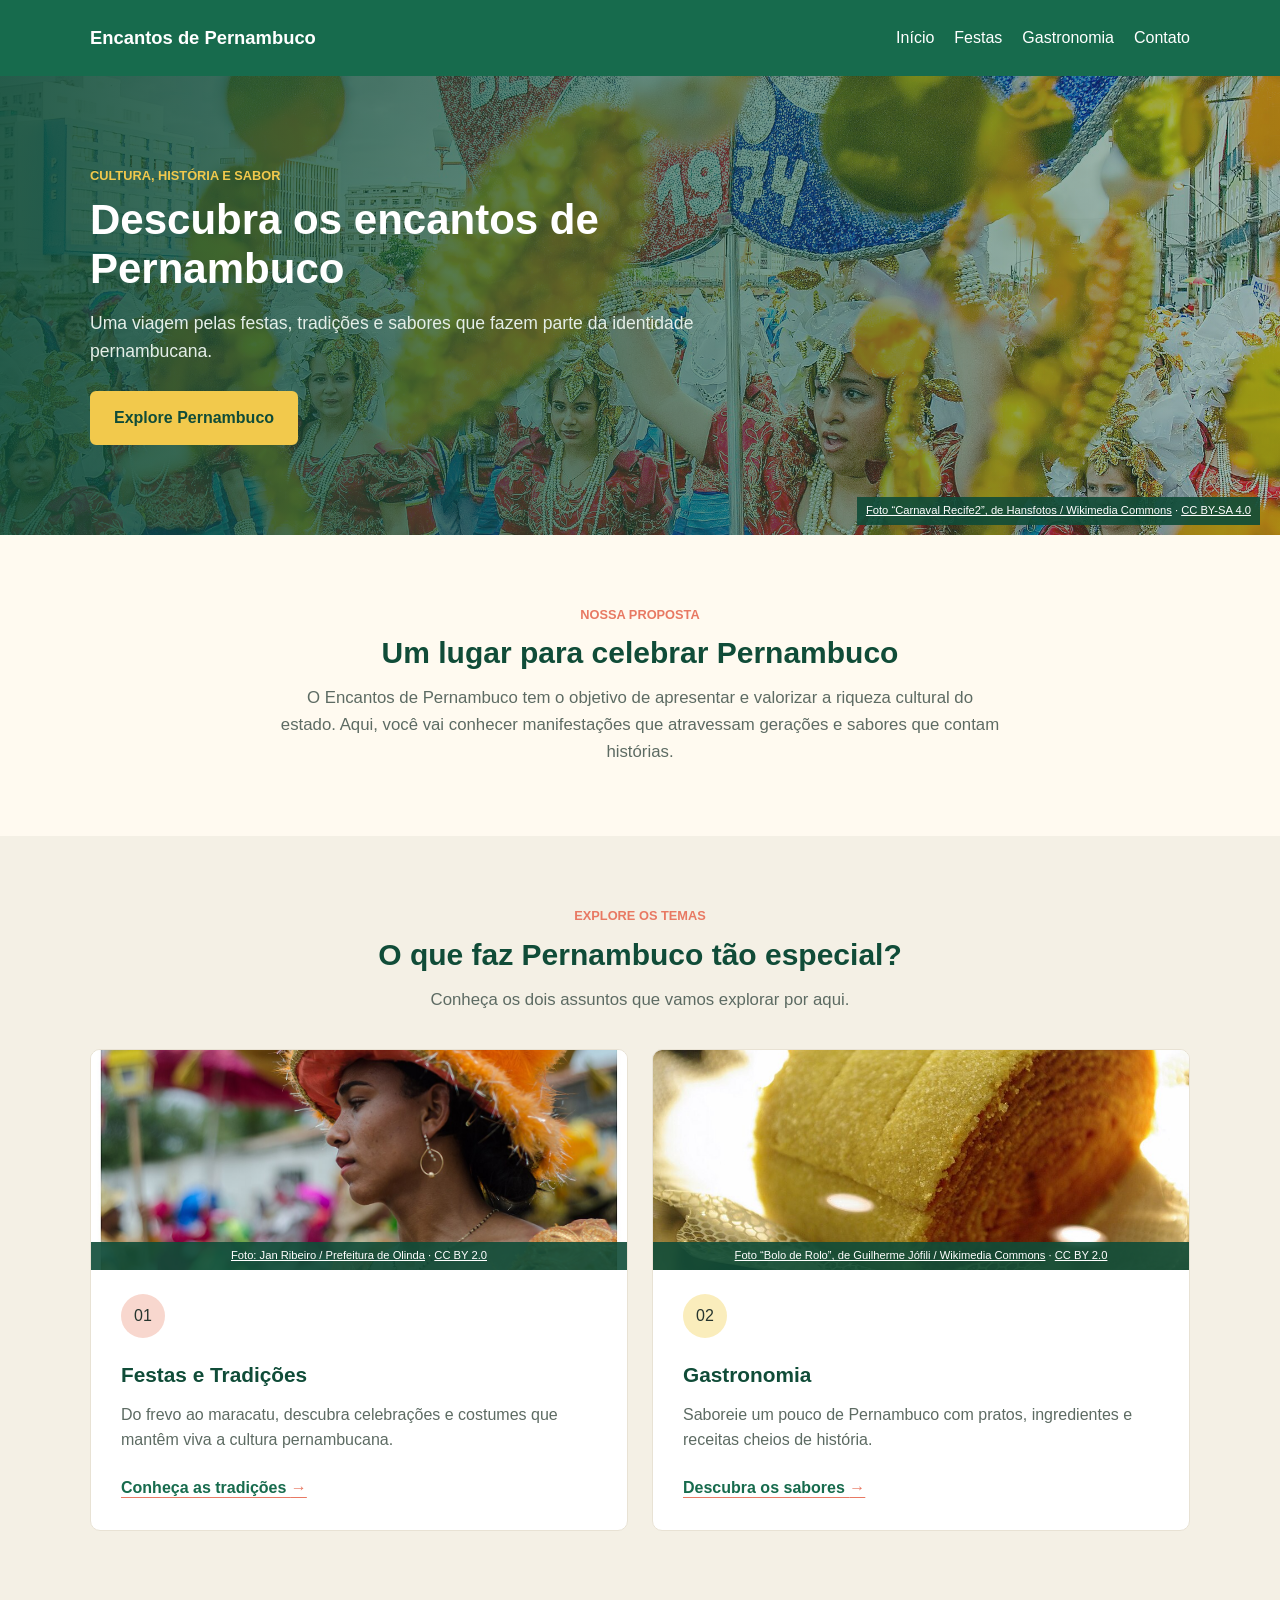
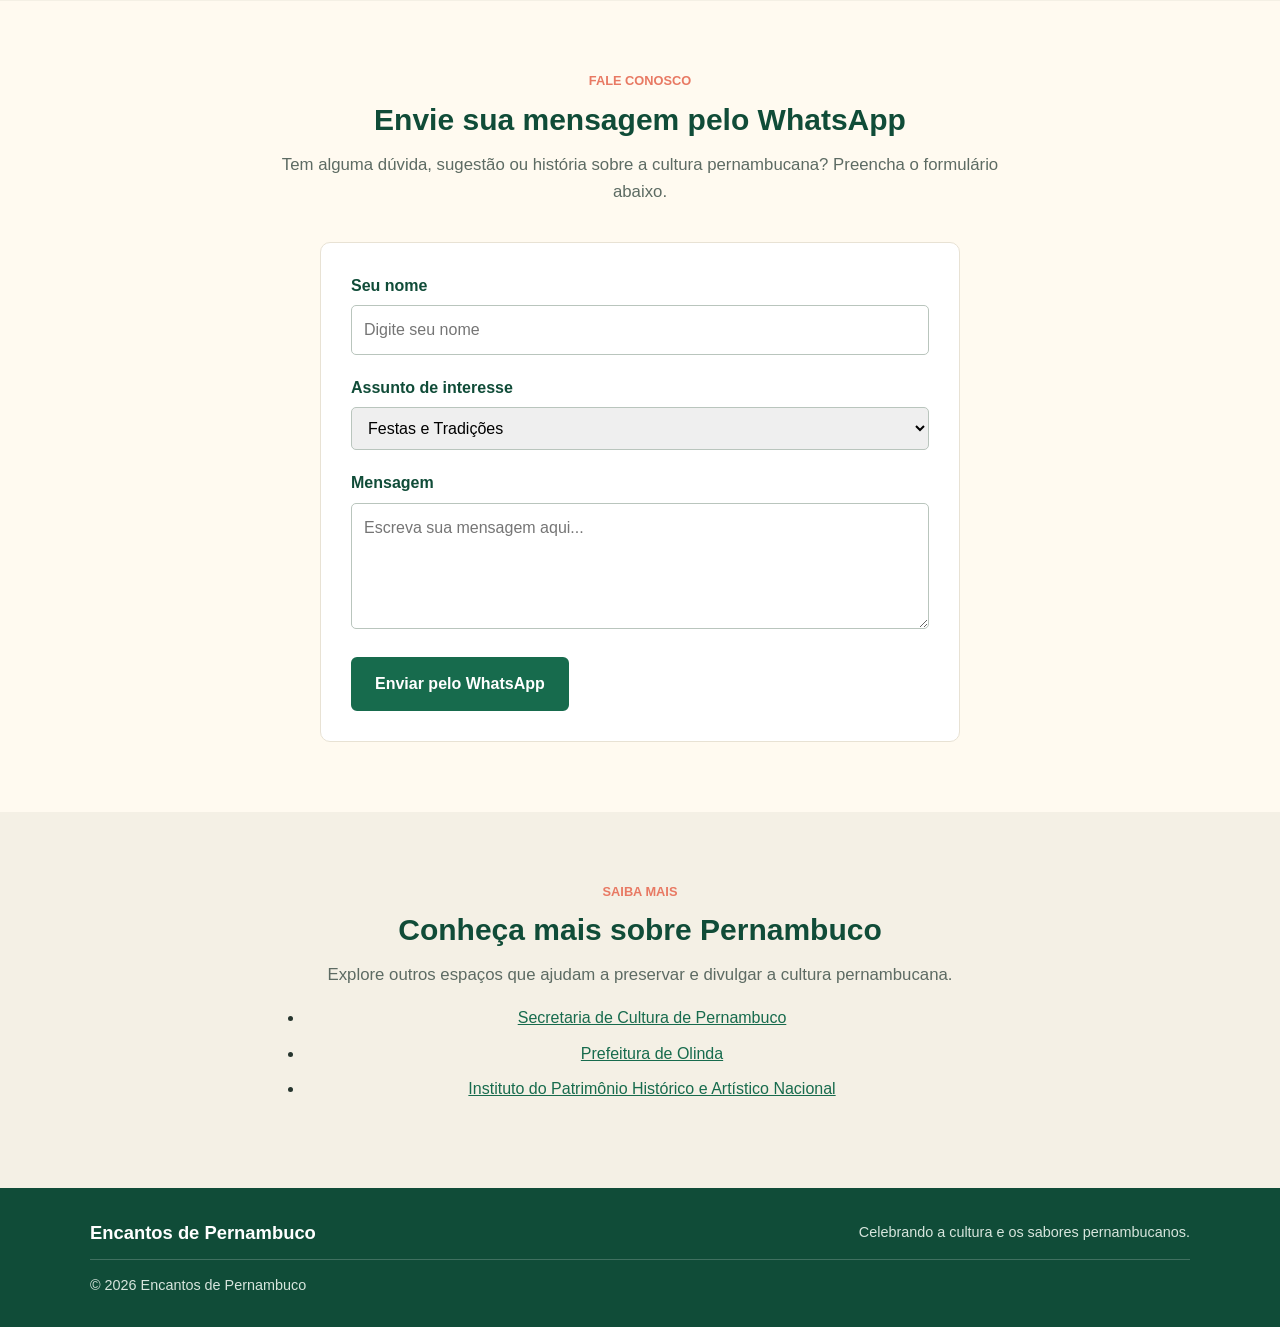
<file: index.html>
<!DOCTYPE html>
<html lang="pt-BR">
<head>
    <meta charset="UTF-8">
    <meta name="viewport" content="width=device-width, initial-scale=1.0">
    <meta name="description" content="Conheça as festas, tradições e sabores de Pernambuco.">
    <title>Encantos de Pernambuco</title>
    <link rel="stylesheet" href="style.css">
    <script src="script.js" defer></script>
</head>
<body>
    <header class="cabecalho">
        <div class="container cabecalho-conteudo">
            <a class="logo" href="#inicio">Encantos de Pernambuco</a>
            <nav aria-label="Navegação principal">
                <ul class="menu">
                    <li><a href="#inicio">Início</a></li>
                    <li><a href="festas.html">Festas</a></li>
                    <li><a href="gastronomia.html">Gastronomia</a></li>
                    <li><a href="#contato">Contato</a></li>
                </ul>
            </nav>
        </div>
    </header>

    <main>
        <section class="banner" id="inicio">
            <figure class="banner-imagem">
                <img src="imagens/carnaval-frevo.jpg" alt="Integrantes de um bloco lírico desfilam no Carnaval do Recife com fantasias coloridas." width="1400" height="933" fetchpriority="high">
                <figcaption class="credito-imagem credito-banner">
                    <a href="https://commons.wikimedia.org/wiki/File:Carnaval_Recife2.jpg" target="_blank" rel="noopener noreferrer">Foto “Carnaval Recife2”, de Hansfotos / Wikimedia Commons</a>
                    · <a href="https://creativecommons.org/licenses/by-sa/4.0/" target="_blank" rel="noopener noreferrer">CC BY-SA 4.0</a>
                </figcaption>
            </figure>
            <div class="container banner-conteudo">
                <p class="etiqueta">Cultura, história e sabor</p>
                <h1>Descubra os encantos de Pernambuco</h1>
                <p>Uma viagem pelas festas, tradições e sabores que fazem parte da identidade pernambucana.</p>
                <a class="botao" href="#assuntos">Explore Pernambuco</a>
            </div>
        </section>

        <section class="secao" id="sobre">
            <div class="container texto-centralizado">
                <p class="etiqueta">Nossa proposta</p>
                <h2>Um lugar para celebrar Pernambuco</h2>
                <p class="descricao">
                    O Encantos de Pernambuco tem o objetivo de apresentar e valorizar a riqueza cultural do estado.
                    Aqui, você vai conhecer manifestações que atravessam gerações e sabores que contam histórias.
                </p>
            </div>
        </section>

        <section class="secao assuntos" id="assuntos">
            <div class="container">
                <div class="texto-centralizado">
                    <p class="etiqueta">Explore os temas</p>
                    <h2>O que faz Pernambuco tão especial?</h2>
                    <p class="descricao">Conheça os dois assuntos que vamos explorar por aqui.</p>
                </div>

                <div class="cartoes">
                    <article class="cartao">
                        <figure class="cartao-imagem">
                            <img src="imagens/encontro-maracatus.jpg" alt="Brincante de maracatu com fantasia bordada e adereço de cabeça colorido." width="1000" height="675" loading="lazy">
                            <figcaption class="credito-imagem credito-cartao">
                                <a href="https://commons.wikimedia.org/wiki/File:Encontro_de_Maracatus_na_Casa_da_Rabeca.jpg" target="_blank" rel="noopener noreferrer">Foto: Jan Ribeiro / Prefeitura de Olinda</a>
                                · <a href="https://creativecommons.org/licenses/by/2.0/" target="_blank" rel="noopener noreferrer">CC BY 2.0</a>
                            </figcaption>
                        </figure>
                        <div class="cartao-detalhe detalhe-coral" aria-hidden="true">01</div>
                        <h3>Festas e Tradições</h3>
                        <p>Do frevo ao maracatu, descubra celebrações e costumes que mantêm viva a cultura pernambucana.</p>
                        <a class="link-cartao" href="festas.html">Conheça as tradições <span aria-hidden="true">→</span></a>
                    </article>

                    <article class="cartao">
                        <figure class="cartao-imagem">
                            <img src="imagens/bolo-de-rolo.jpg" alt="Bolo de rolo pernambucano recheado com goiabada, servido em fatias." width="900" height="598" loading="lazy">
                            <figcaption class="credito-imagem credito-cartao">
                                <a href="https://commons.wikimedia.org/wiki/File:Bolo_de_Rolo,_doce_brasileiro,_t%C3%ADpico_de_Pernambuco.jpg" target="_blank" rel="noopener noreferrer">Foto “Bolo de Rolo”, de Guilherme Jófili / Wikimedia Commons</a>
                                · <a href="https://creativecommons.org/licenses/by/2.0/" target="_blank" rel="noopener noreferrer">CC BY 2.0</a>
                            </figcaption>
                        </figure>
                        <div class="cartao-detalhe detalhe-amarelo" aria-hidden="true">02</div>
                        <h3>Gastronomia</h3>
                        <p>Saboreie um pouco de Pernambuco com pratos, ingredientes e receitas cheios de história.</p>
                        <a class="link-cartao" href="gastronomia.html">Descubra os sabores <span aria-hidden="true">→</span></a>
                    </article>
                </div>
            </div>
        </section>

        <section class="secao" id="contato">
            <div class="container">
                <div class="texto-centralizado">
                    <p class="etiqueta">Fale conosco</p>
                    <h2>Envie sua mensagem pelo WhatsApp</h2>
                    <p class="descricao">
                        Tem alguma dúvida, sugestão ou história sobre a cultura pernambucana? Preencha o formulário abaixo.
                    </p>
                </div>

                <form class="formulario-contato" id="form-whatsapp" onsubmit="enviarWhatsApp(event)">
                    <div class="campo-form">
                        <label for="nome">Seu nome</label>
                        <input type="text" id="nome" name="nome" placeholder="Digite seu nome" required>
                    </div>

                    <div class="campo-form">
                        <label for="assunto-contato">Assunto de interesse</label>
                        <select id="assunto-contato" name="assunto">
                            <option value="Festas e Tradições">Festas e Tradições</option>
                            <option value="Frevo">Frevo</option>
                            <option value="Gastronomia">Gastronomia</option>
                            <option value="Bolo de Rolo">Bolo de Rolo</option>
                            <option value="Outro">Outro assunto</option>
                        </select>
                    </div>

                    <div class="campo-form">
                        <label for="mensagem">Mensagem</label>
                        <textarea id="mensagem" name="mensagem" rows="4" placeholder="Escreva sua mensagem aqui..." required></textarea>
                    </div>

                    <button type="submit" class="botao-enviar">Enviar pelo WhatsApp</button>
                </form>
            </div>
        </section>

        <section class="secao assuntos">
            <div class="container texto-centralizado">
                <p class="etiqueta">Saiba mais</p>
                <h2>Conheça mais sobre Pernambuco</h2>
                <p class="descricao">
                    Explore outros espaços que ajudam a preservar e divulgar a cultura pernambucana.
                </p>

                <ul class="lista-links">
                    <li>
                        <a href="https://www.cultura.pe.gov.br/" target="_blank" rel="noopener noreferrer">
                            Secretaria de Cultura de Pernambuco
                        </a>
                    </li>
                    <li>
                        <a href="https://www.olinda.pe.gov.br/" target="_blank" rel="noopener noreferrer">
                            Prefeitura de Olinda
                        </a>
                    </li>
                    <li>
                        <a href="https://www.gov.br/iphan/pt-br" target="_blank" rel="noopener noreferrer">
                            Instituto do Patrimônio Histórico e Artístico Nacional
                        </a>
                    </li>
                </ul>
            </div>
        </section>

    </main>

    <footer class="rodape">
        <div class="container rodape-conteudo">
            <a class="logo" href="#inicio">Encantos de Pernambuco</a>
            <p>Celebrando a cultura e os sabores pernambucanos.</p>
            <p class="credito">© 2026 Encantos de Pernambuco</p>
        </div>
    </footer>
</body>
</html>
</file>
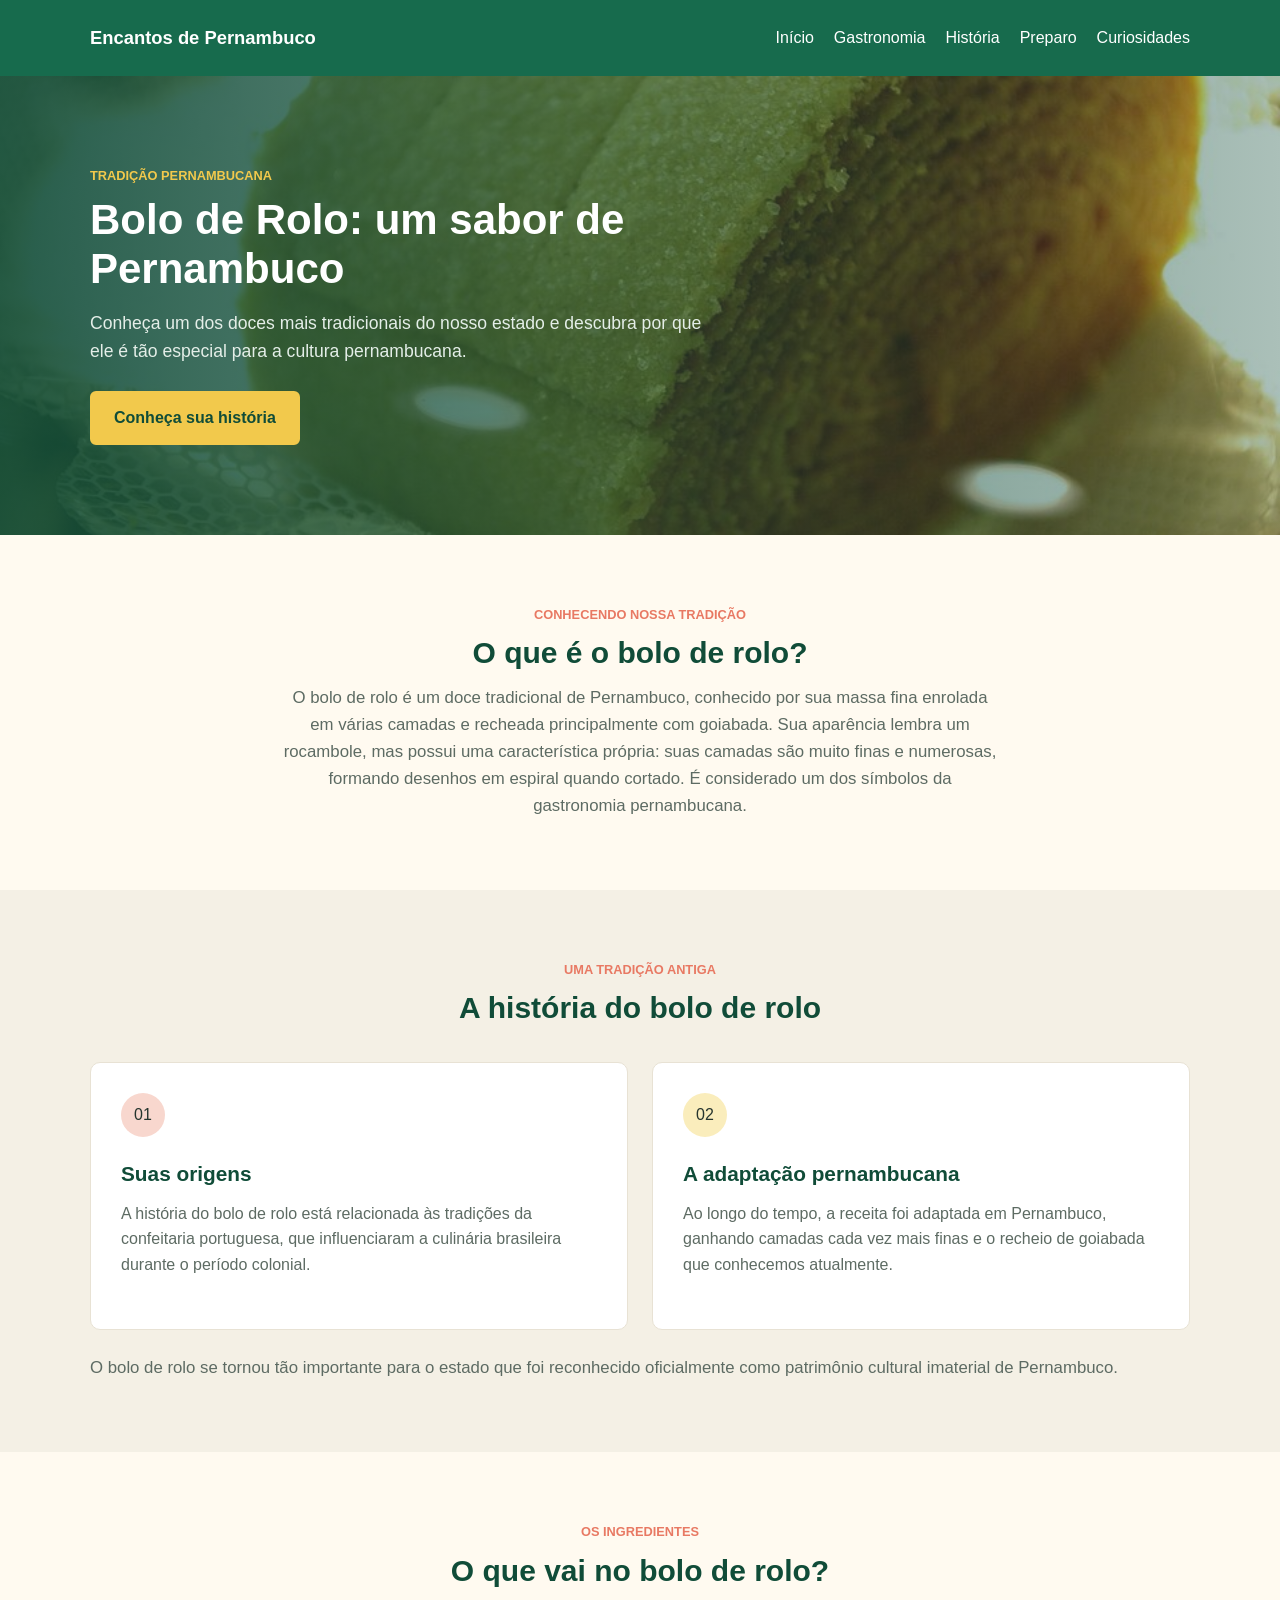
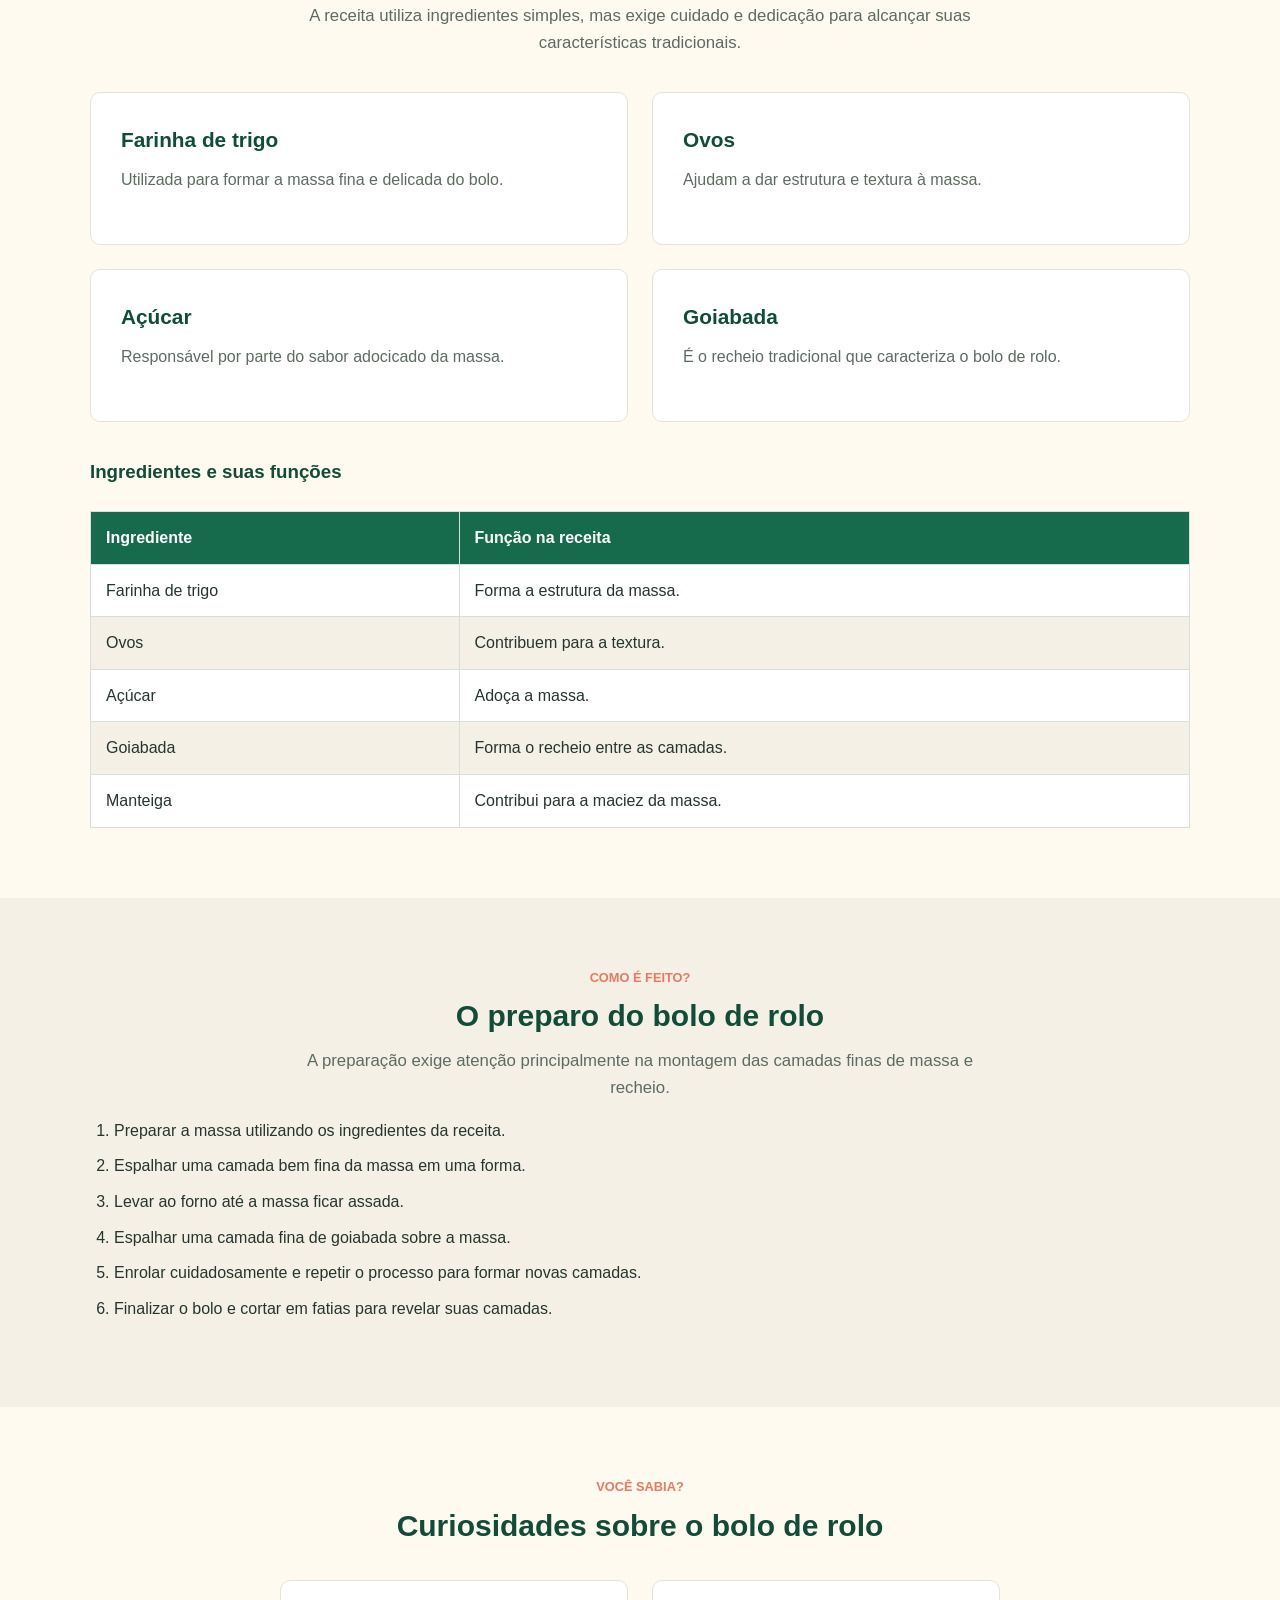
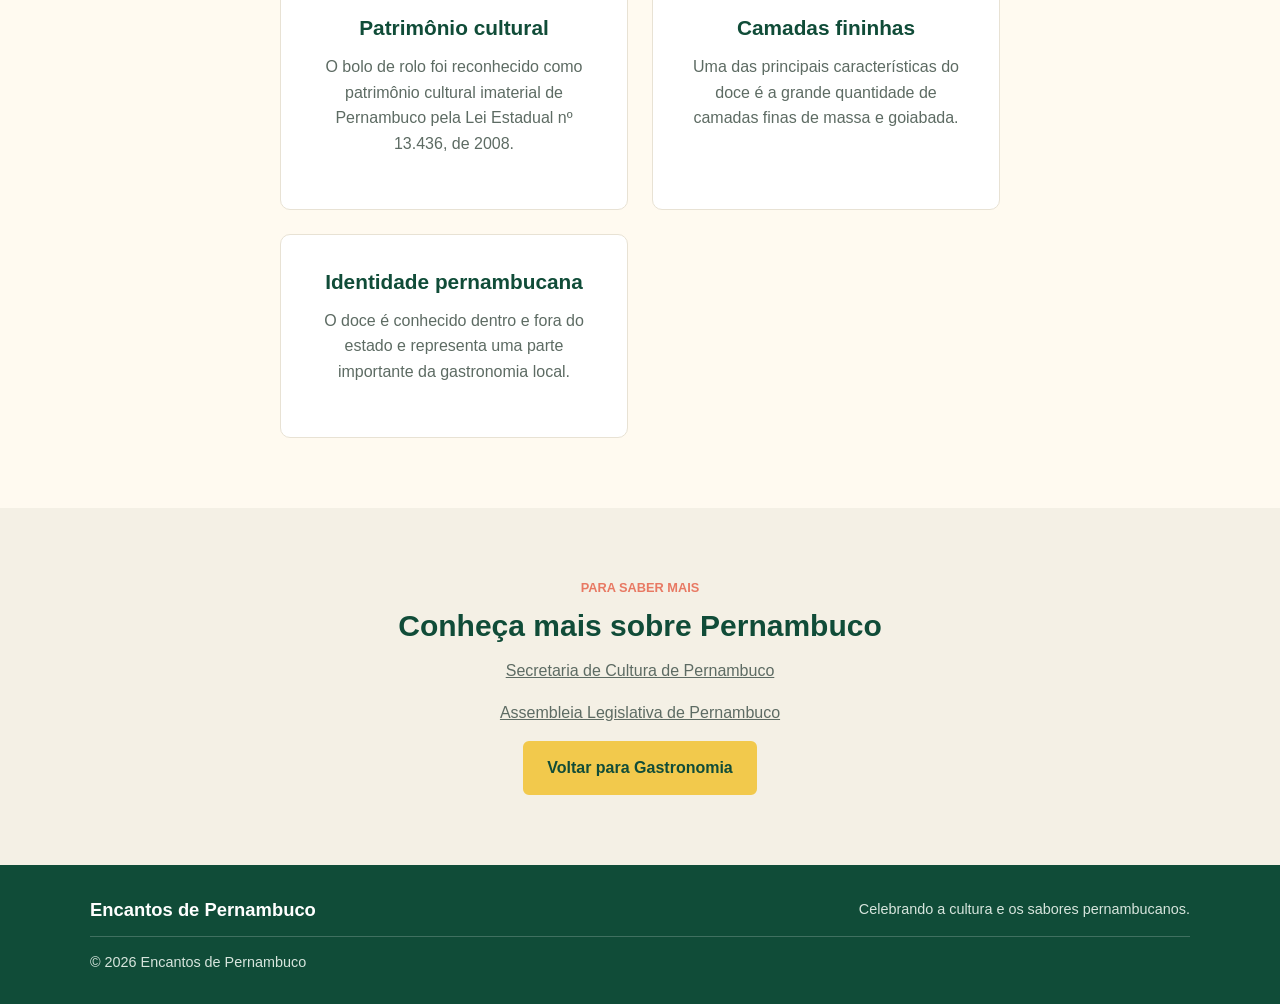
<file: bolo-de-rolo.html>
<!DOCTYPE html>
<html lang="pt-BR">

<head>
    <meta charset="UTF-8">
    <meta name="viewport" content="width=device-width, initial-scale=1.0">

    <meta name="description" content="Conheça a história, os ingredientes e a importância cultural do bolo de rolo pernambucano.">

    <title>Bolo de Rolo | Encantos de Pernambuco</title>

    <link rel="stylesheet" href="style.css">
</head>

<body>

    <!-- Cabeçalho -->
    <header class="cabecalho">
        <div class="container cabecalho-conteudo">

            <a class="logo" href="index.html">
                Encantos de Pernambuco
            </a>

            <nav aria-label="Navegação principal">
                <ul class="menu">
                    <li><a href="index.html">Início</a></li>
                    <li><a href="gastronomia.html">Gastronomia</a></li>
                    <li><a href="#historia">História</a></li>
                    <li><a href="#preparo">Preparo</a></li>
                    <li><a href="#curiosidades">Curiosidades</a></li>
                </ul>
            </nav>

        </div>
    </header>

    <main>

        <!-- Banner principal -->
        <section class="banner" id="inicio">

            <figure class="banner-imagem">
                <img
                    src="imagens/bolo-de-rolo.jpg"
                    alt="Bolo de rolo pernambucano cortado em fatias, mostrando suas camadas finas de massa e goiabada."
                    width="900"
                    height="598"
                >
            </figure>

            <div class="container banner-conteudo">

                <p class="etiqueta">Tradição pernambucana</p>

                <h1>Bolo de Rolo: um sabor de Pernambuco</h1>

                <p>
                    Conheça um dos doces mais tradicionais do
                    nosso estado e descubra por que ele é tão
                    especial para a cultura pernambucana.
                </p>

                <a class="botao" href="#historia">
                    Conheça sua história
                </a>

            </div>

        </section>

        <!-- Apresentação -->
        <section class="secao" id="historia">

            <div class="container texto-centralizado">

                <p class="etiqueta">Conhecendo nossa tradição</p>

                <h2>O que é o bolo de rolo?</h2>

                <p class="descricao">
                    O bolo de rolo é um doce tradicional de
                    Pernambuco, conhecido por sua massa fina
                    enrolada em várias camadas e recheada
                    principalmente com goiabada.

                    Sua aparência lembra um rocambole, mas
                    possui uma característica própria:
                    suas camadas são muito finas e numerosas,
                    formando desenhos em espiral quando cortado.

                    É considerado um dos símbolos da
                    gastronomia pernambucana.
                </p>

            </div>

        </section>

        <!-- História -->
        <section class="secao assuntos">

            <div class="container">

                <div class="texto-centralizado">

                    <p class="etiqueta">Uma tradição antiga</p>

                    <h2>A história do bolo de rolo</h2>

                </div>

                <div class="cartoes">

                    <article class="cartao">

                        <div class="cartao-detalhe detalhe-coral">
                            01
                        </div>

                        <h3>Suas origens</h3>

                        <p>
                            A história do bolo de rolo está
                            relacionada às tradições da
                            confeitaria portuguesa, que
                            influenciaram a culinária brasileira
                            durante o período colonial.
                        </p>

                    </article>

                    <article class="cartao">

                        <div class="cartao-detalhe detalhe-amarelo">
                            02
                        </div>

                        <h3>A adaptação pernambucana</h3>

                        <p>
                            Ao longo do tempo, a receita foi
                            adaptada em Pernambuco, ganhando
                            camadas cada vez mais finas e o
                            recheio de goiabada que conhecemos
                            atualmente.
                        </p>

                    </article>

                </div>

                <p class="descricao texto-com-espaco">
                    O bolo de rolo se tornou tão importante
                    para o estado que foi reconhecido
                    oficialmente como patrimônio cultural
                    imaterial de Pernambuco.
                </p>

            </div>

        </section>

        <!-- Ingredientes -->
        <section class="secao" id="ingredientes">

            <div class="container">

                <div class="texto-centralizado">

                    <p class="etiqueta">Os ingredientes</p>

                    <h2>O que vai no bolo de rolo?</h2>

                    <p class="descricao">
                        A receita utiliza ingredientes simples,
                        mas exige cuidado e dedicação para
                        alcançar suas características tradicionais.
                    </p>

                </div>

                <div class="cartoes">

                    <article class="cartao">
                        <h3>Farinha de trigo</h3>
                        <p>
                            Utilizada para formar a massa fina
                            e delicada do bolo.
                        </p>
                    </article>

                    <article class="cartao">
                        <h3>Ovos</h3>
                        <p>
                            Ajudam a dar estrutura e textura
                            à massa.
                        </p>
                    </article>

                    <article class="cartao">
                        <h3>Açúcar</h3>
                        <p>
                            Responsável por parte do sabor
                            adocicado da massa.
                        </p>
                    </article>

                    <article class="cartao">
                        <h3>Goiabada</h3>
                        <p>
                            É o recheio tradicional que
                            caracteriza o bolo de rolo.
                        </p>
                    </article>

                </div>

                <h3 class="titulo-com-espaco">
                    Ingredientes e suas funções
                </h3>

                <div class="tabela-responsiva">
                    <table class="tabela-cultura">
                        <thead>
                            <tr>
                                <th>Ingrediente</th>
                                <th>Função na receita</th>
                            </tr>
                        </thead>
                        <tbody>
                            <tr>
                                <td>Farinha de trigo</td>
                                <td>Forma a estrutura da massa.</td>
                            </tr>
                            <tr>
                                <td>Ovos</td>
                                <td>Contribuem para a textura.</td>
                            </tr>
                            <tr>
                                <td>Açúcar</td>
                                <td>Adoça a massa.</td>
                            </tr>
                            <tr>
                                <td>Goiabada</td>
                                <td>Forma o recheio entre as camadas.</td>
                            </tr>
                            <tr>
                                <td>Manteiga</td>
                                <td>Contribui para a maciez da massa.</td>
                            </tr>
                        </tbody>
                    </table>
                </div>

            </div>

        </section>

        <!-- Modo de preparo -->
        <section class="secao assuntos" id="preparo">

            <div class="container">

                <div class="texto-centralizado">

                    <p class="etiqueta">Como é feito?</p>

                    <h2>O preparo do bolo de rolo</h2>

                    <p class="descricao">
                        A preparação exige atenção principalmente
                        na montagem das camadas finas de massa
                        e recheio.
                    </p>

                </div>

                <ol>

                    <li>
                        Preparar a massa utilizando os ingredientes
                        da receita.
                    </li>

                    <li>
                        Espalhar uma camada bem fina da massa
                        em uma forma.
                    </li>

                    <li>
                        Levar ao forno até a massa ficar assada.
                    </li>

                    <li>
                        Espalhar uma camada fina de goiabada
                        sobre a massa.
                    </li>

                    <li>
                        Enrolar cuidadosamente e repetir o
                        processo para formar novas camadas.
                    </li>

                    <li>
                        Finalizar o bolo e cortar em fatias
                        para revelar suas camadas.
                    </li>

                </ol>

            </div>

        </section>

        <!-- Curiosidades -->
        <section class="secao" id="curiosidades">

            <div class="container texto-centralizado">

                <p class="etiqueta">Você sabia?</p>

                <h2>Curiosidades sobre o bolo de rolo</h2>

                <div class="cartoes">

                    <article class="cartao">

                        <h3>Patrimônio cultural</h3>

                        <p>
                            O bolo de rolo foi reconhecido
                            como patrimônio cultural imaterial
                            de Pernambuco pela Lei Estadual
                            nº 13.436, de 2008.
                        </p>

                    </article>

                    <article class="cartao">

                        <h3>Camadas fininhas</h3>

                        <p>
                            Uma das principais características
                            do doce é a grande quantidade de
                            camadas finas de massa e goiabada.
                        </p>

                    </article>

                    <article class="cartao">

                        <h3>Identidade pernambucana</h3>

                        <p>
                            O doce é conhecido dentro e fora
                            do estado e representa uma parte
                            importante da gastronomia local.
                        </p>

                    </article>

                </div>

            </div>

        </section>

        <!-- Referências -->
        <section class="secao assuntos">

            <div class="container texto-centralizado">

                <p class="etiqueta">Para saber mais</p>

                <h2>Conheça mais sobre Pernambuco</h2>

                <p>
                    <a
                        href="https://www.cultura.pe.gov.br/"
                        target="_blank"
                        rel="noopener noreferrer"
                    >
                        Secretaria de Cultura de Pernambuco
                    </a>
                </p>

                <p>
                    <a
                        href="https://www.alepe.pe.gov.br/"
                        target="_blank"
                        rel="noopener noreferrer"
                    >
                        Assembleia Legislativa de Pernambuco
                    </a>
                </p>

                <a class="botao" href="gastronomia.html">
                    Voltar para Gastronomia
                </a>

            </div>

        </section>

    </main>

    <!-- Rodapé -->
    <footer class="rodape">

        <div class="container rodape-conteudo">

            <a class="logo" href="index.html">
                Encantos de Pernambuco
            </a>

            <p>
                Celebrando a cultura e os sabores pernambucanos.
            </p>

            <p class="credito">
                © 2026 Encantos de Pernambuco
            </p>

        </div>

    </footer>

</body>
</html>
</file>
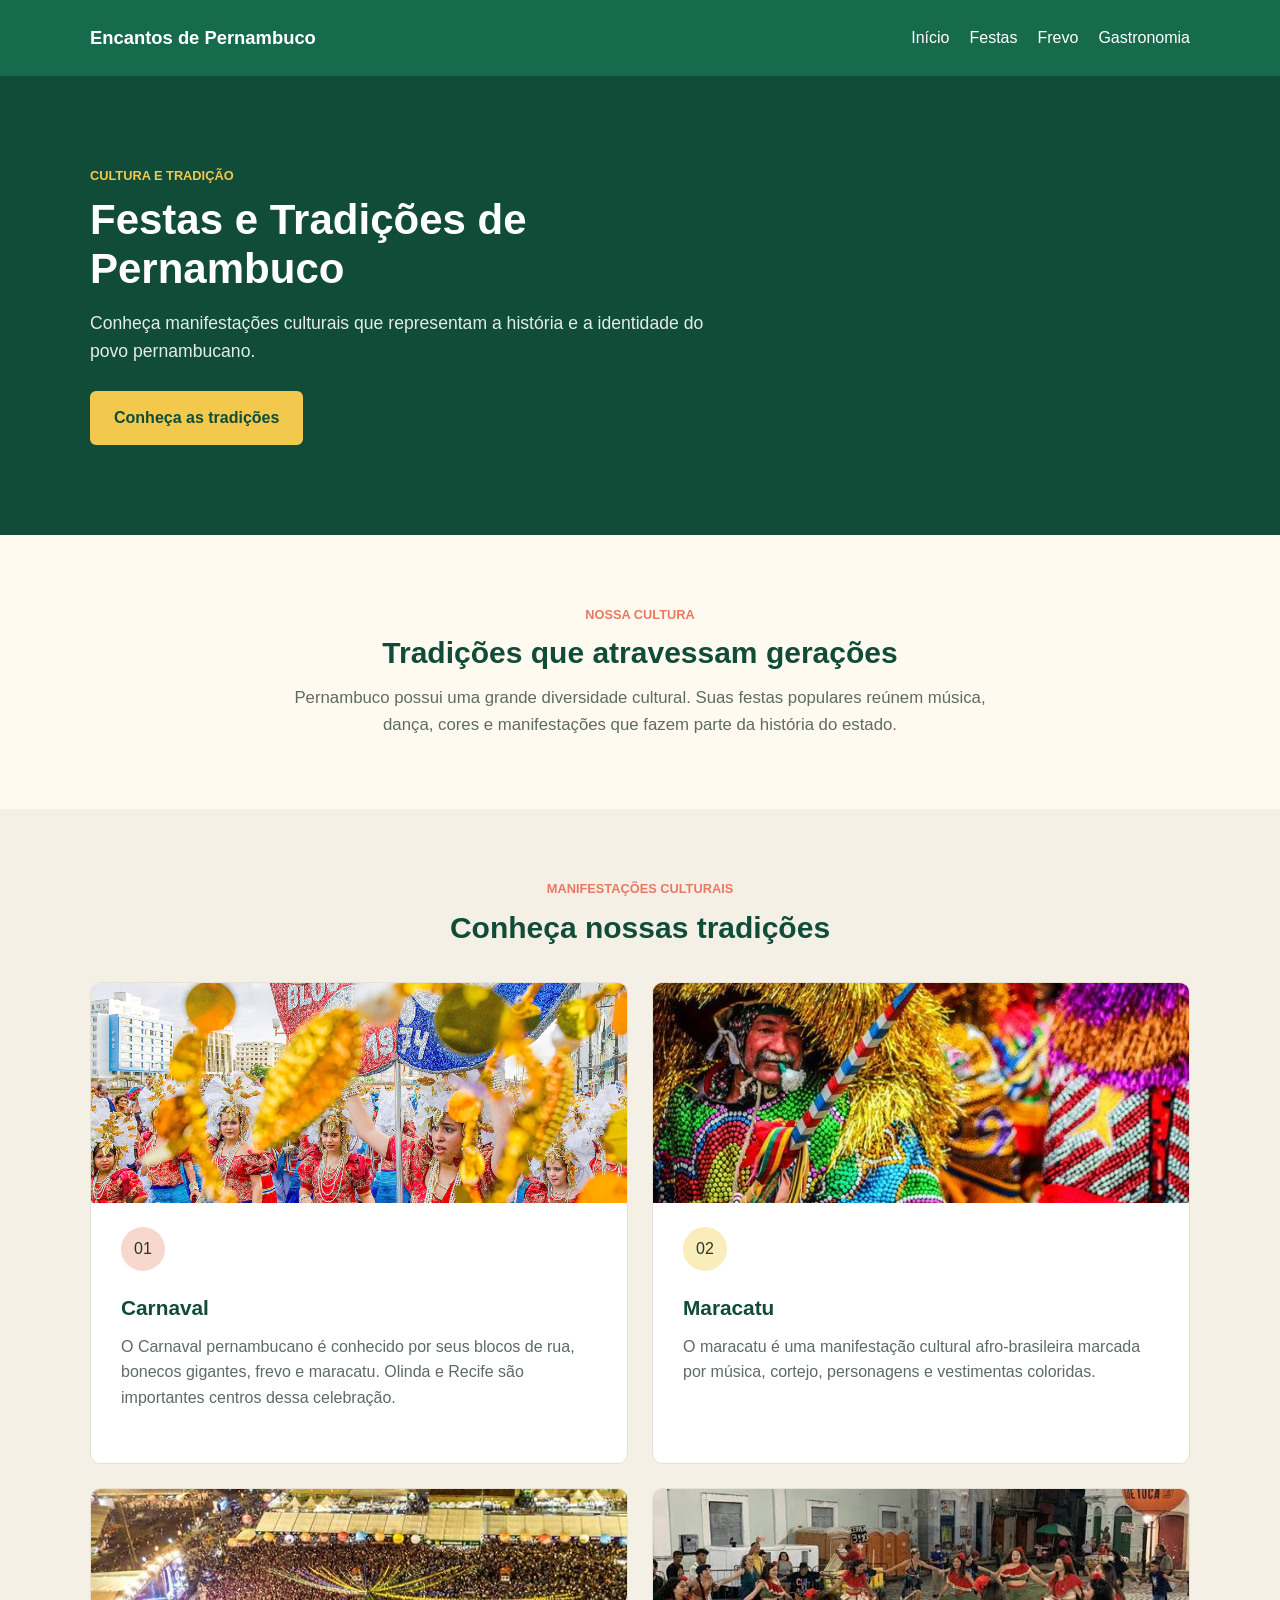
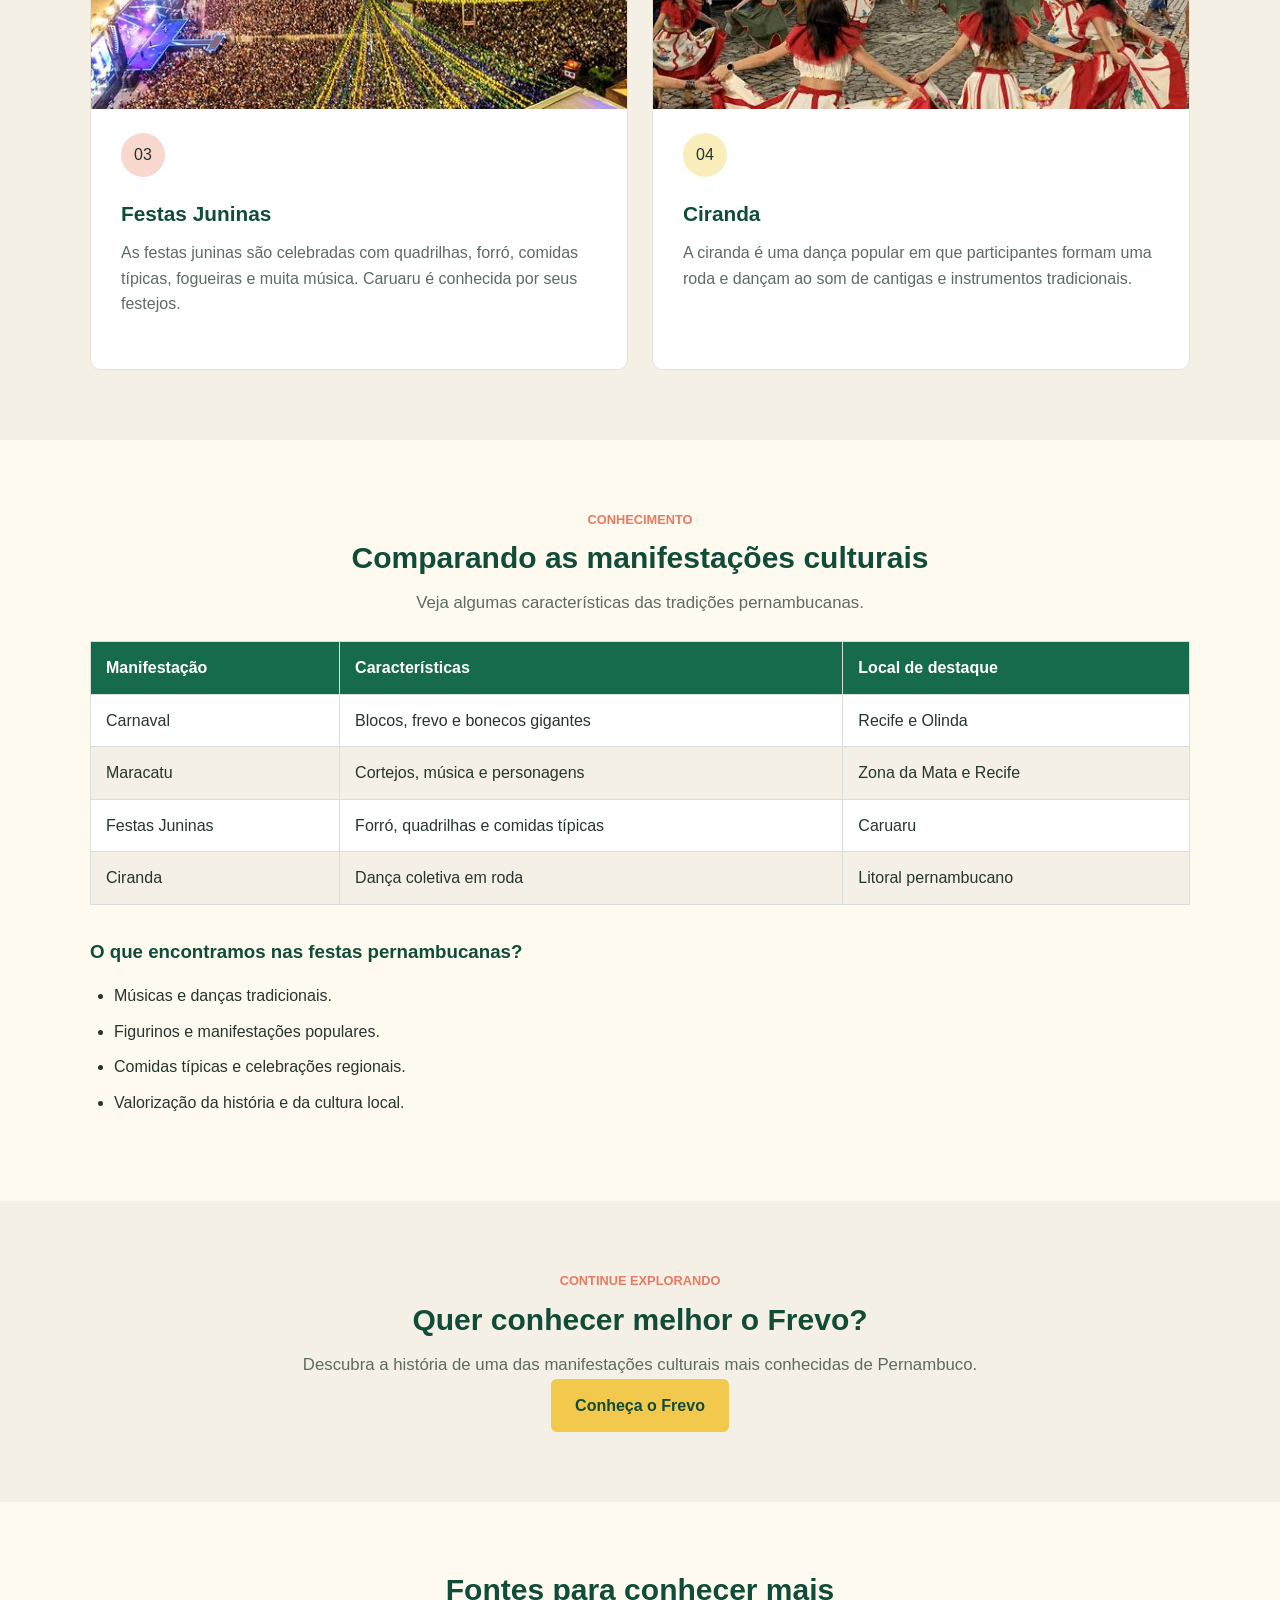
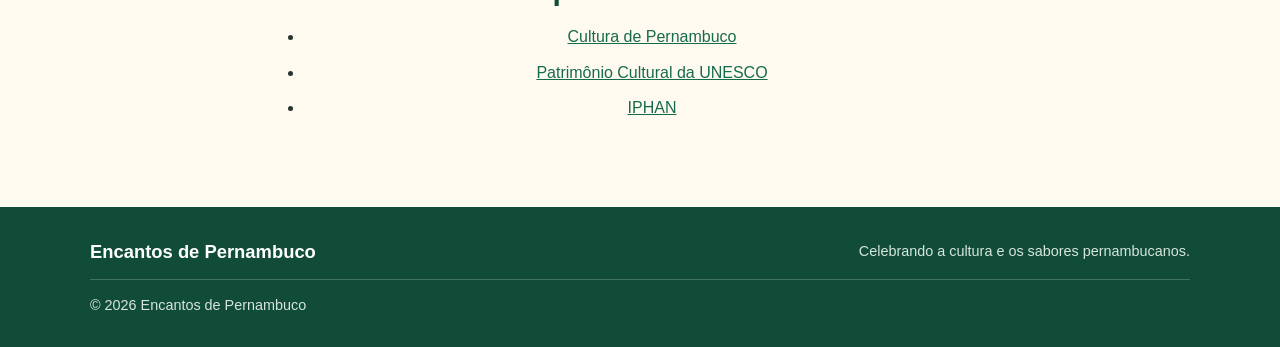
<file: festas.html>
<!DOCTYPE html>
<html lang="pt-BR">
<head>
    <meta charset="UTF-8">
    <meta name="viewport" content="width=device-width, initial-scale=1.0">
    <meta name="description" content="Conheça as festas e tradições culturais de Pernambuco.">
    <title>Festas e Tradições | Encantos de Pernambuco</title>
    <link rel="stylesheet" href="style.css">
</head>
<body>

    <header class="cabecalho">
        <div class="container cabecalho-conteudo">
            <a class="logo" href="index.html">Encantos de Pernambuco</a>

            <nav aria-label="Navegação principal">
                <ul class="menu">
                    <li><a href="index.html">Início</a></li>
                    <li><a href="festas.html">Festas</a></li>
                    <li><a href="frevo.html">Frevo</a></li>
                    <li><a href="gastronomia.html">Gastronomia</a></li>
                </ul>
            </nav>
        </div>
    </header>

    <main>

        <section class="banner">
            <div class="container banner-conteudo">
                <p class="etiqueta">Cultura e tradição</p>
                <h1>Festas e Tradições de Pernambuco</h1>
                <p>Conheça manifestações culturais que representam a história e a identidade do povo pernambucano.</p>
                <a class="botao" href="#manifestacoes">Conheça as tradições</a>
            </div>
        </section>

        <section class="secao">
            <div class="container texto-centralizado">
                <p class="etiqueta">Nossa cultura</p>
                <h2>Tradições que atravessam gerações</h2>
                <p class="descricao">
                    Pernambuco possui uma grande diversidade cultural.
                    Suas festas populares reúnem música, dança, cores e
                    manifestações que fazem parte da história do estado.
                </p>
            </div>
        </section>

        <section class="secao assuntos" id="manifestacoes">
            <div class="container">

                <div class="texto-centralizado">
                    <p class="etiqueta">Manifestações culturais</p>
                    <h2>Conheça nossas tradições</h2>
                </div>

                <div class="cartoes">

                    <article class="cartao">
                        <figure class="cartao-imagem">
                            <img src="imagens/carnaval-frevo.jpg"
                                 alt="Integrantes de um bloco lírico desfilam no Carnaval do Recife com fantasias coloridas."
                                 loading="lazy">
                        </figure>
                        <div class="cartao-detalhe detalhe-coral">01</div>
                        <h3>Carnaval</h3>
                        <p>
                            O Carnaval pernambucano é conhecido por seus
                            blocos de rua, bonecos gigantes, frevo e
                            maracatu. Olinda e Recife são importantes
                            centros dessa celebração.
                        </p>
                    </article>

                    <article class="cartao">
                        <figure class="cartao-imagem">
                            <img src="imagens/imagensmaracatu.jpg"
                                 alt="Apresentação de maracatu com figurinos tradicionais."
                                 loading="lazy">
                        </figure>
                        <div class="cartao-detalhe detalhe-amarelo">02</div>
                        <h3>Maracatu</h3>
                        <p>
                            O maracatu é uma manifestação cultural
                            afro-brasileira marcada por música,
                            cortejo, personagens e vestimentas
                            coloridas.
                        </p>
                    </article>

                    <article class="cartao">
                        <figure class="cartao-imagem">
                            <img src="imagens/imagenssao-joao.jpg"
                                 alt="Decoração colorida de festa junina."
                                 loading="lazy">
                        </figure>
                        <div class="cartao-detalhe detalhe-coral">03</div>
                        <h3>Festas Juninas</h3>
                        <p>
                            As festas juninas são celebradas com
                            quadrilhas, forró, comidas típicas,
                            fogueiras e muita música. Caruaru é
                            conhecida por seus festejos.
                        </p>
                    </article>

                    <article class="cartao">
                        <figure class="cartao-imagem">
                            <img src="imagens/imagensciranda.jpg"
                                 alt="Grupo de pessoas dançando ciranda em roda."
                                 loading="lazy">
                        </figure>
                        <div class="cartao-detalhe detalhe-amarelo">04</div>
                        <h3>Ciranda</h3>
                        <p>
                            A ciranda é uma dança popular em que
                            participantes formam uma roda e dançam
                            ao som de cantigas e instrumentos
                            tradicionais.
                        </p>
                    </article>

                </div>
            </div>
        </section>

        <section class="secao">
            <div class="container">
                <div class="texto-centralizado">
                    <p class="etiqueta">Conhecimento</p>
                    <h2>Comparando as manifestações culturais</h2>
                    <p class="descricao">
                        Veja algumas características das tradições
                        pernambucanas.
                    </p>
                </div>

                <div class="tabela-responsiva">
                    <table class="tabela-cultura">
                        <thead>
                            <tr>
                                <th>Manifestação</th>
                                <th>Características</th>
                                <th>Local de destaque</th>
                            </tr>
                        </thead>

                        <tbody>
                            <tr>
                                <td>Carnaval</td>
                                <td>Blocos, frevo e bonecos gigantes</td>
                                <td>Recife e Olinda</td>
                            </tr>
                            <tr>
                                <td>Maracatu</td>
                                <td>Cortejos, música e personagens</td>
                                <td>Zona da Mata e Recife</td>
                            </tr>
                            <tr>
                                <td>Festas Juninas</td>
                                <td>Forró, quadrilhas e comidas típicas</td>
                                <td>Caruaru</td>
                            </tr>
                            <tr>
                                <td>Ciranda</td>
                                <td>Dança coletiva em roda</td>
                                <td>Litoral pernambucano</td>
                            </tr>
                        </tbody>
                    </table>
                </div>

                <h3 class="titulo-lista">O que encontramos nas festas pernambucanas?</h3>

                <ul class="lista-cultura">
                    <li>Músicas e danças tradicionais.</li>
                    <li>Figurinos e manifestações populares.</li>
                    <li>Comidas típicas e celebrações regionais.</li>
                    <li>Valorização da história e da cultura local.</li>
                </ul>

            </div>
        </section>

        <section class="secao assuntos">
            <div class="container texto-centralizado">
                <p class="etiqueta">Continue explorando</p>
                <h2>Quer conhecer melhor o Frevo?</h2>
                <p class="descricao">
                    Descubra a história de uma das manifestações
                    culturais mais conhecidas de Pernambuco.
                </p>
                <a class="botao" href="frevo.html">
                    Conheça o Frevo
                </a>
            </div>
        </section>

        <section class="secao">
            <div class="container texto-centralizado">
                <h2>Fontes para conhecer mais</h2>
                <ul class="lista-links">
                    <li>
                        <a href="https://www.cultura.pe.gov.br/"
                           target="_blank" rel="noopener noreferrer">
                            Cultura de Pernambuco
                        </a>
                    </li>
                    <li>
                        <a href="https://ich.unesco.org/"
                           target="_blank" rel="noopener noreferrer">
                            Patrimônio Cultural da UNESCO
                        </a>
                    </li>
                    <li>
                        <a href="https://www.gov.br/iphan/pt-br"
                           target="_blank" rel="noopener noreferrer">
                            IPHAN
                        </a>
                    </li>
                </ul>
            </div>
        </section>

    </main>

    <footer class="rodape">
        <div class="container rodape-conteudo">
            <a class="logo" href="index.html">Encantos de Pernambuco</a>
            <p>Celebrando a cultura e os sabores pernambucanos.</p>
            <p class="credito">© 2026 Encantos de Pernambuco</p>
        </div>
    </footer>

</body>
</html>
</file>
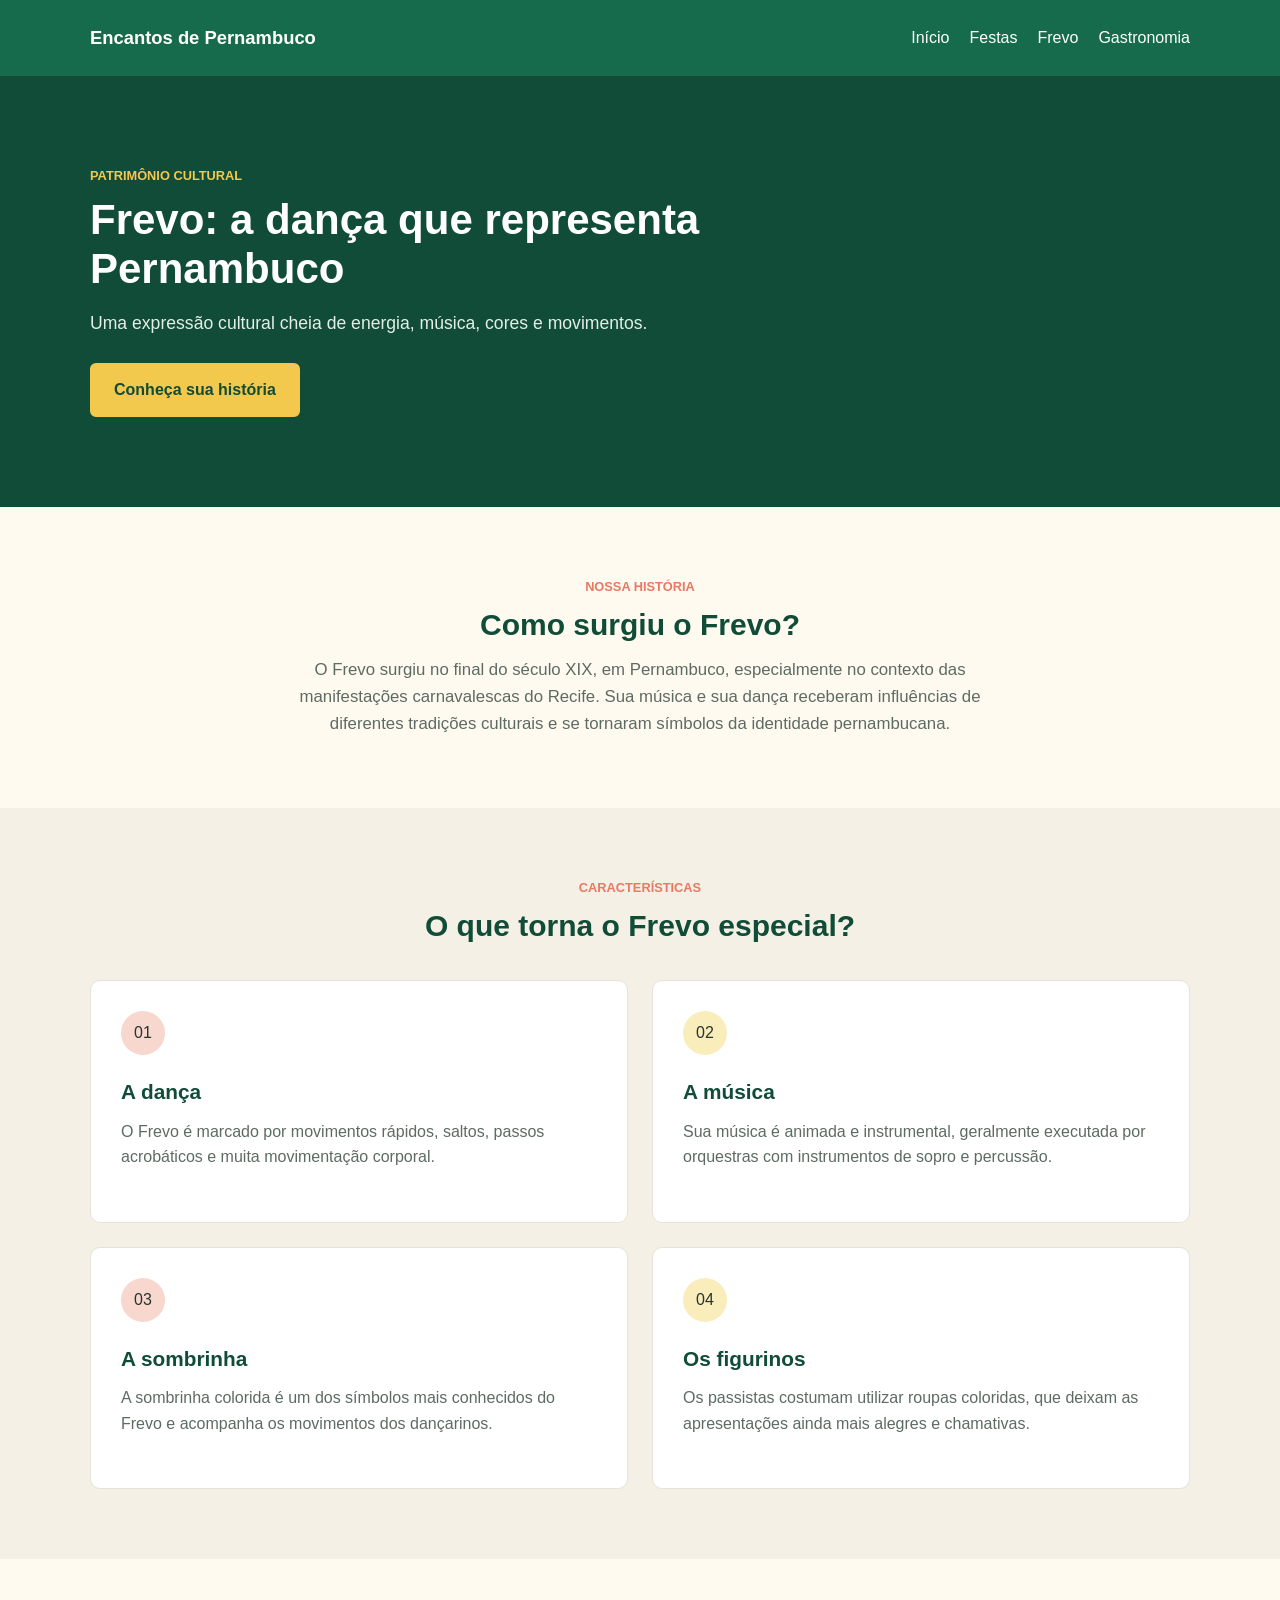
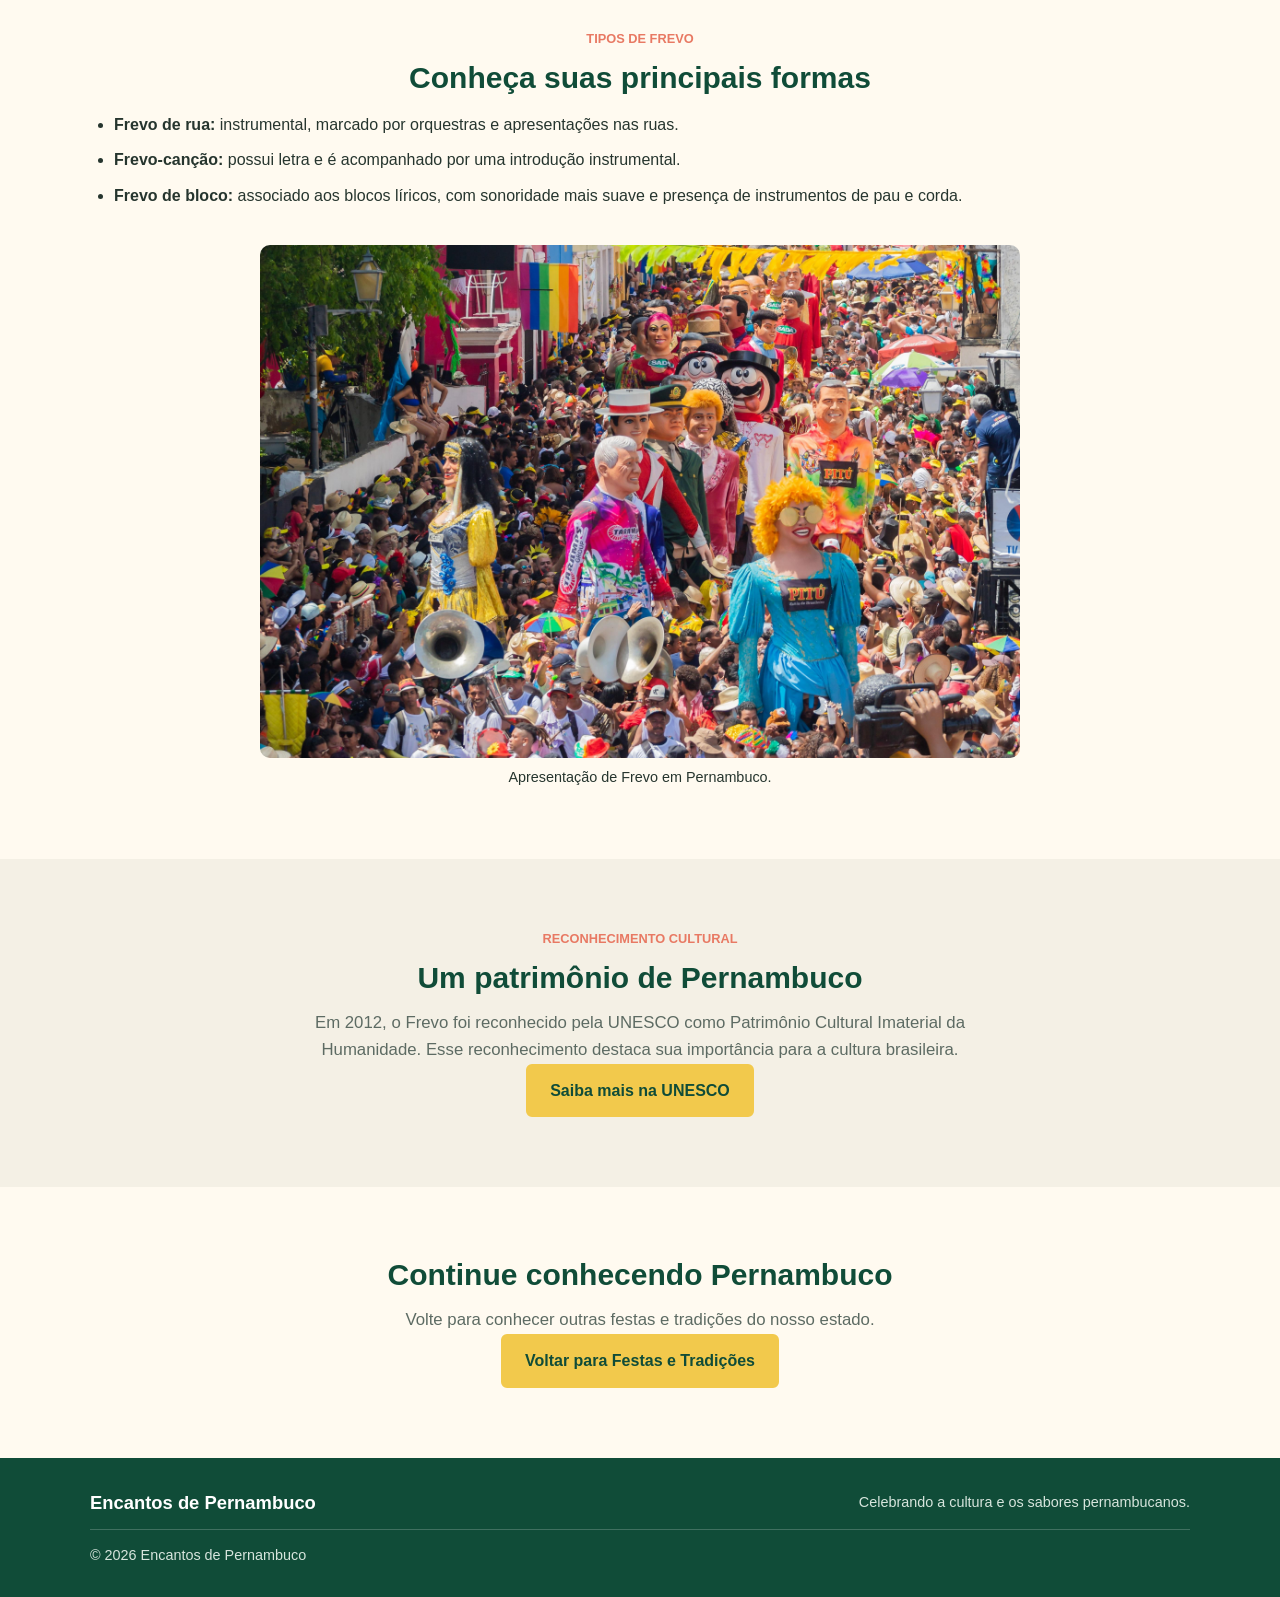
<file: frevo.html>
<!DOCTYPE html>
<html lang="pt-BR">
<head>
    <meta charset="UTF-8">
    <meta name="viewport" content="width=device-width, initial-scale=1.0">
    <meta name="description" content="Descubra a história e as características do Frevo pernambucano.">
    <title>O Frevo | Encantos de Pernambuco</title>
    <link rel="stylesheet" href="style.css">
</head>
<body>

    <header class="cabecalho">
        <div class="container cabecalho-conteudo">
            <a class="logo" href="index.html">Encantos de Pernambuco</a>

            <nav aria-label="Navegação principal">
                <ul class="menu">
                    <li><a href="index.html">Início</a></li>
                    <li><a href="festas.html">Festas</a></li>
                    <li><a href="frevo.html">Frevo</a></li>
                    <li><a href="gastronomia.html">Gastronomia</a></li>
                </ul>
            </nav>
        </div>
    </header>

    <main>

        <section class="banner">
            <div class="container banner-conteudo">
                <p class="etiqueta">Patrimônio cultural</p>
                <h1>Frevo: a dança que representa Pernambuco</h1>
                <p>Uma expressão cultural cheia de energia, música, cores e movimentos.</p>
                <a class="botao" href="#historia">Conheça sua história</a>
            </div>
        </section>

        <section class="secao" id="historia">
            <div class="container texto-centralizado">
                <p class="etiqueta">Nossa história</p>
                <h2>Como surgiu o Frevo?</h2>
                <p class="descricao">
                    O Frevo surgiu no final do século XIX, em Pernambuco,
                    especialmente no contexto das manifestações
                    carnavalescas do Recife. Sua música e sua dança
                    receberam influências de diferentes tradições
                    culturais e se tornaram símbolos da identidade
                    pernambucana.
                </p>
            </div>
        </section>

        <section class="secao assuntos">
            <div class="container">
                <div class="texto-centralizado">
                    <p class="etiqueta">Características</p>
                    <h2>O que torna o Frevo especial?</h2>
                </div>

                <div class="cartoes">

                    <article class="cartao">
                        <div class="cartao-detalhe detalhe-coral">01</div>
                        <h3>A dança</h3>
                        <p>
                            O Frevo é marcado por movimentos rápidos,
                            saltos, passos acrobáticos e muita
                            movimentação corporal.
                        </p>
                    </article>

                    <article class="cartao">
                        <div class="cartao-detalhe detalhe-amarelo">02</div>
                        <h3>A música</h3>
                        <p>
                            Sua música é animada e instrumental,
                            geralmente executada por orquestras
                            com instrumentos de sopro e percussão.
                        </p>
                    </article>

                    <article class="cartao">
                        <div class="cartao-detalhe detalhe-coral">03</div>
                        <h3>A sombrinha</h3>
                        <p>
                            A sombrinha colorida é um dos símbolos
                            mais conhecidos do Frevo e acompanha
                            os movimentos dos dançarinos.
                        </p>
                    </article>

                    <article class="cartao">
                        <div class="cartao-detalhe detalhe-amarelo">04</div>
                        <h3>Os figurinos</h3>
                        <p>
                            Os passistas costumam utilizar roupas
                            coloridas, que deixam as apresentações
                            ainda mais alegres e chamativas.
                        </p>
                    </article>

                </div>
            </div>
        </section>

        <section class="secao">
            <div class="container">
                <div class="texto-centralizado">
                    <p class="etiqueta">Tipos de Frevo</p>
                    <h2>Conheça suas principais formas</h2>
                </div>

                <ul class="lista-cultura">
                    <li>
                        <strong>Frevo de rua:</strong>
                        instrumental, marcado por orquestras e
                        apresentações nas ruas.
                    </li>
                    <li>
                        <strong>Frevo-canção:</strong>
                        possui letra e é acompanhado por uma
                        introdução instrumental.
                    </li>
                    <li>
                        <strong>Frevo de bloco:</strong>
                        associado aos blocos líricos, com
                        sonoridade mais suave e presença de
                        instrumentos de pau e corda.
                    </li>
                </ul>

                <figure class="imagem-destaque">
                    <img src="imagens/imagensfrevo-danca.jpg"
                         alt="Passistas realizando passos de Frevo com sombrinhas coloridas."
                         loading="lazy">
                    <figcaption>
                        Apresentação de Frevo em Pernambuco.
                    </figcaption>
                </figure>
            </div>
        </section>

        <section class="secao assuntos">
            <div class="container texto-centralizado">
                <p class="etiqueta">Reconhecimento cultural</p>
                <h2>Um patrimônio de Pernambuco</h2>
                <p class="descricao">
                    Em 2012, o Frevo foi reconhecido pela UNESCO
                    como Patrimônio Cultural Imaterial da Humanidade.
                    Esse reconhecimento destaca sua importância
                    para a cultura brasileira.
                </p>
                <a class="botao"
                   href="https://ich.unesco.org/en/RL/frevo-performing-arts-of-the-carnival-of-recife-00603"
                   target="_blank" rel="noopener noreferrer">
                    Saiba mais na UNESCO
                </a>
            </div>
        </section>

        <section class="secao">
            <div class="container texto-centralizado">
                <h2>Continue conhecendo Pernambuco</h2>
                <p class="descricao">
                    Volte para conhecer outras festas e tradições
                    do nosso estado.
                </p>
                <a class="botao" href="festas.html">
                    Voltar para Festas e Tradições
                </a>
            </div>
        </section>

    </main>

    <footer class="rodape">
        <div class="container rodape-conteudo">
            <a class="logo" href="index.html">Encantos de Pernambuco</a>
            <p>Celebrando a cultura e os sabores pernambucanos.</p>
            <p class="credito">© 2026 Encantos de Pernambuco</p>
        </div>
    </footer>

</body>
</html>
</file>
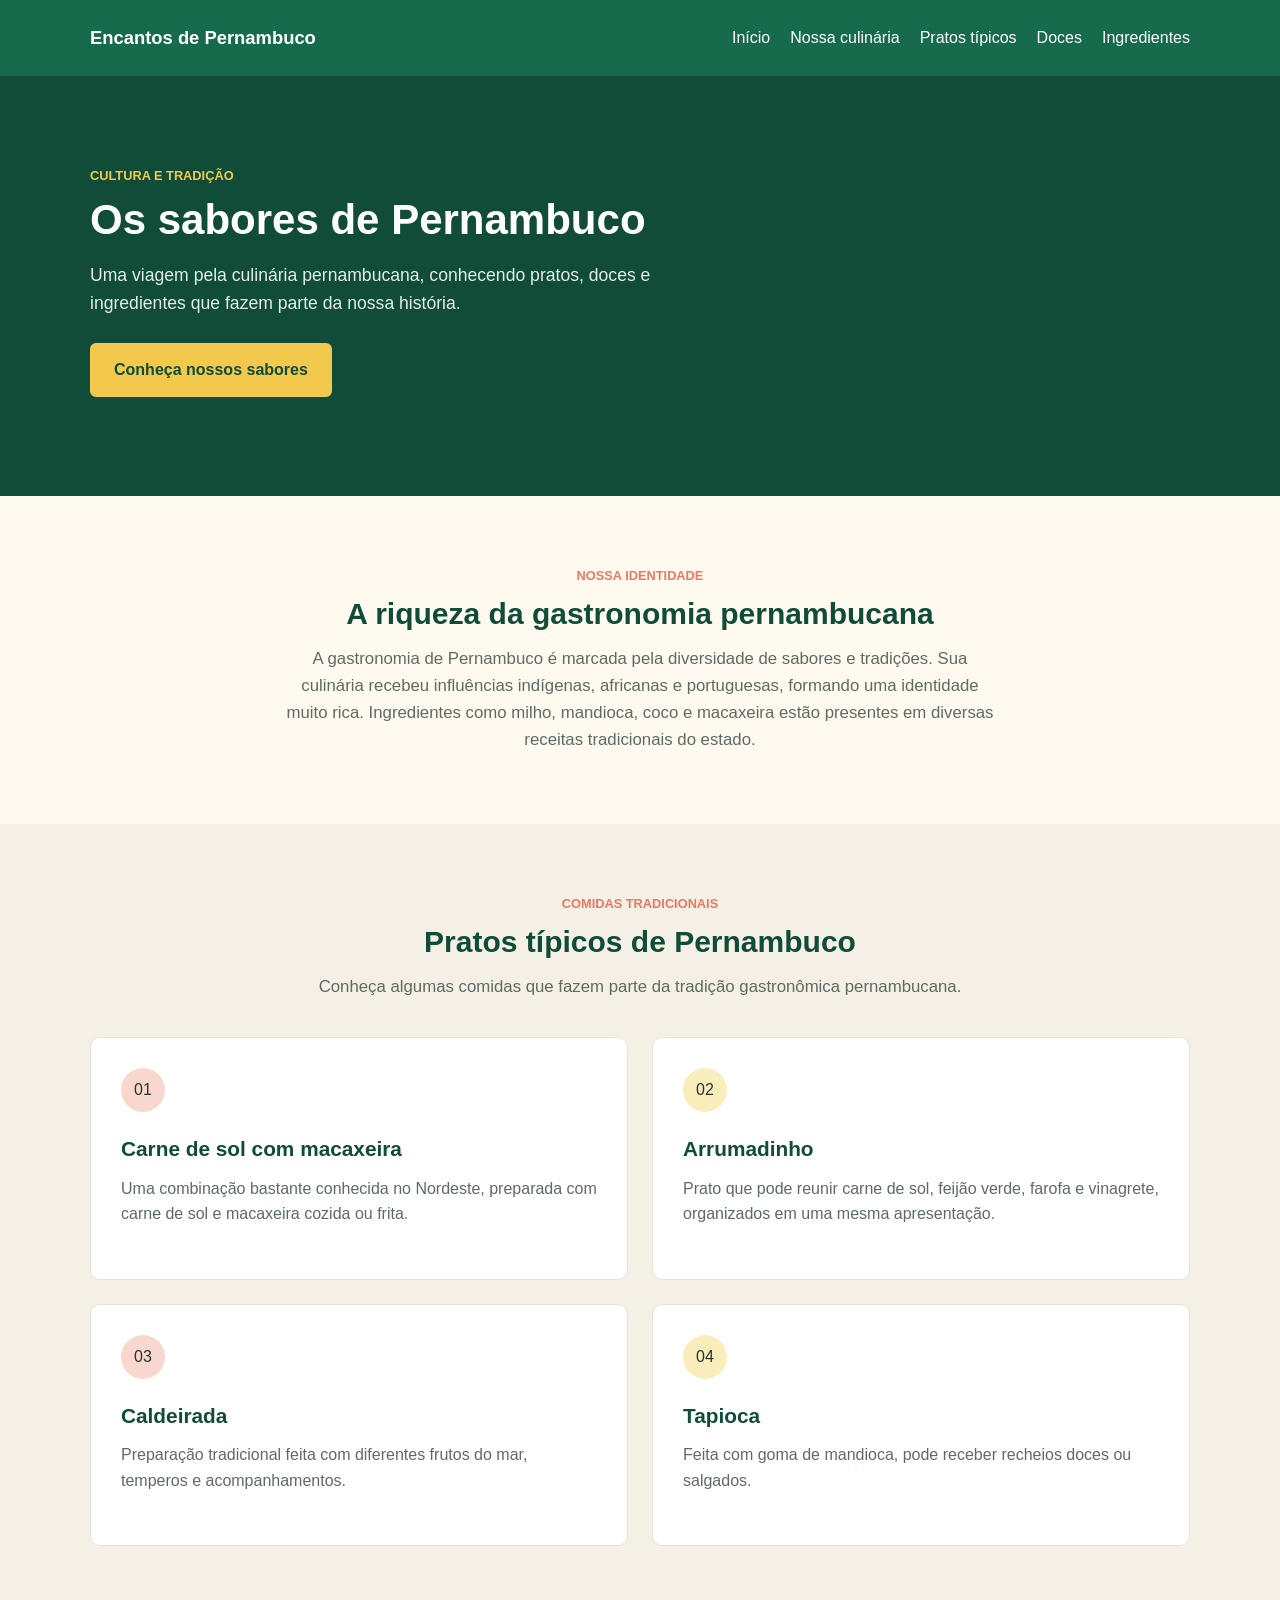
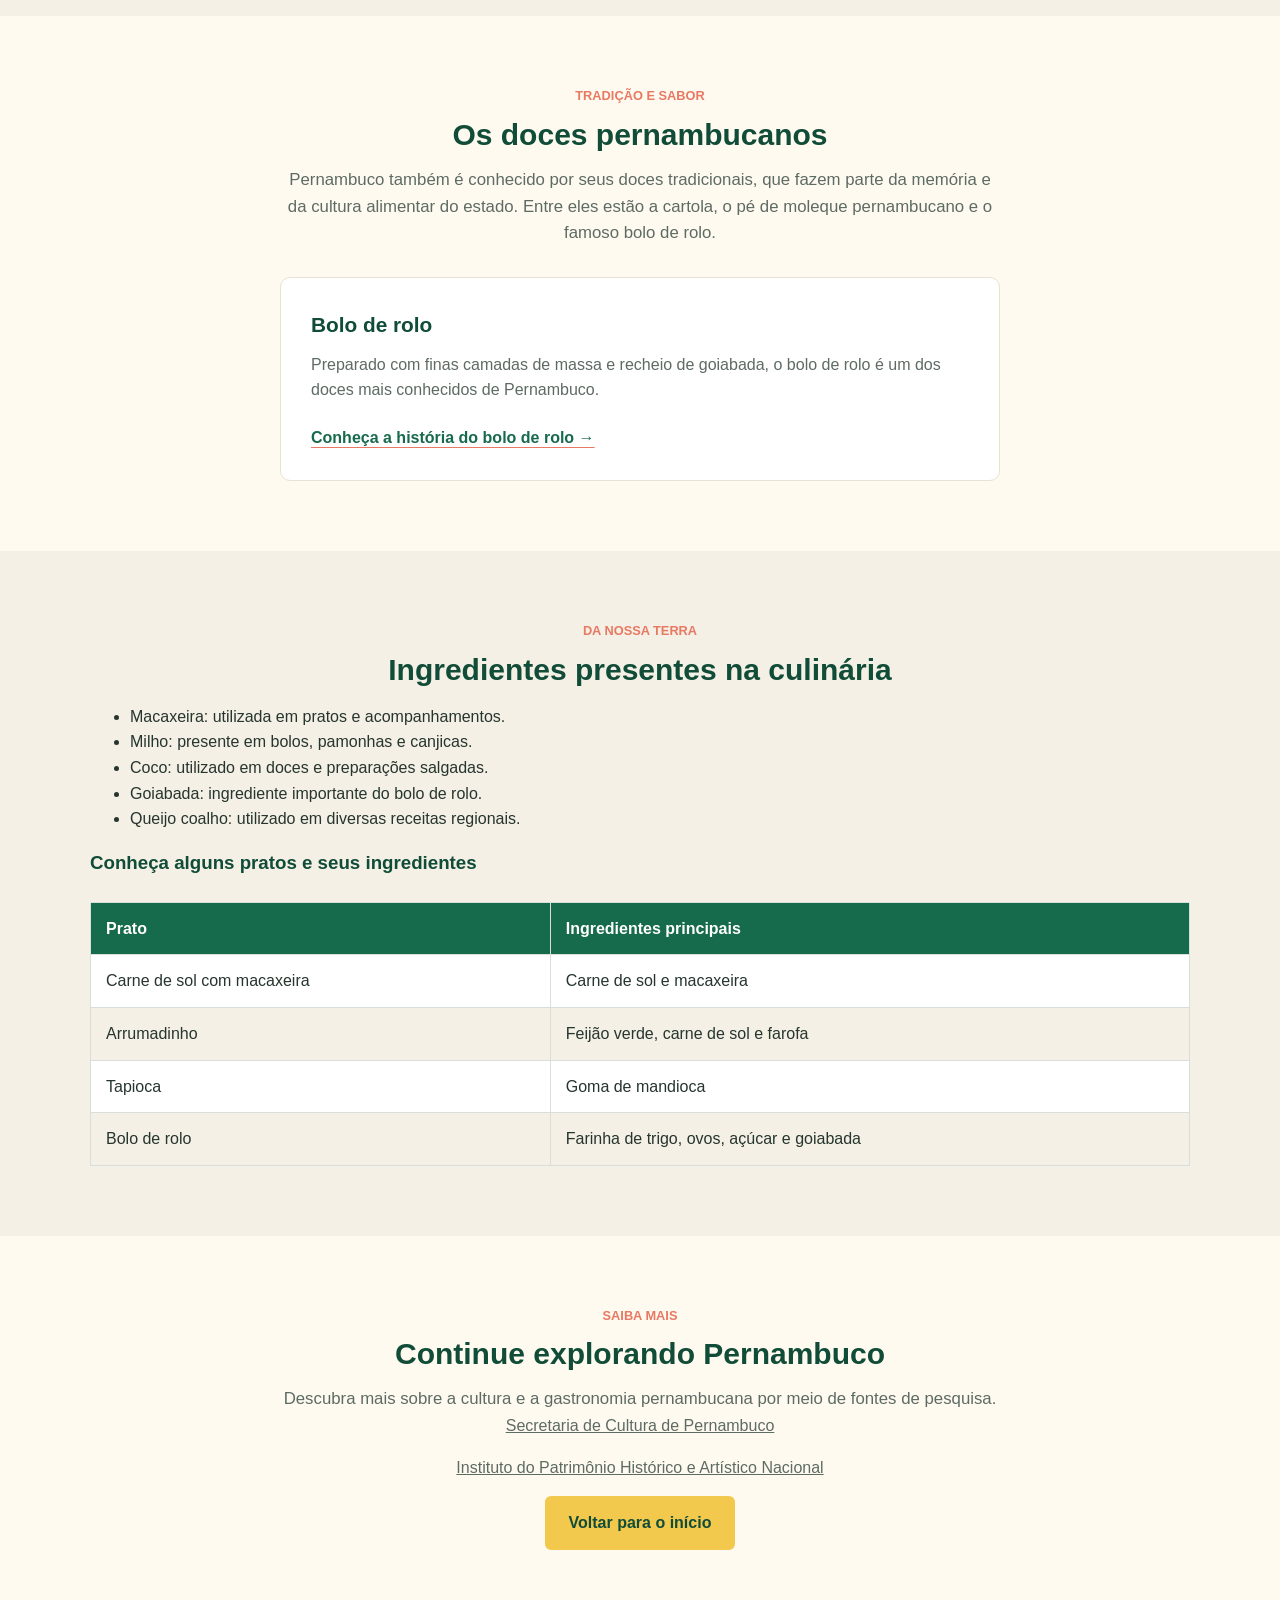
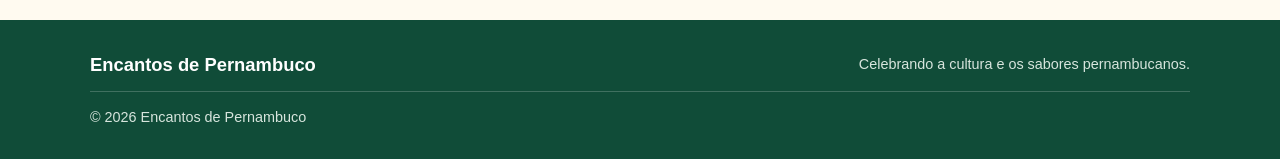
<file: gastronomia.html>
<!DOCTYPE html>
<html lang="pt-BR">
<head>
    <meta charset="UTF-8">
    <meta name="viewport" content="width=device-width, initial-scale=1.0">
    <meta name="description" content="Conheça os sabores e pratos típicos de Pernambuco.">
    <title>Gastronomia | Encantos de Pernambuco</title>
    <link rel="stylesheet" href="style.css">
</head>

<body>

    <header class="cabecalho">
        <div class="container cabecalho-conteudo">
            <a class="logo" href="index.html">Encantos de Pernambuco</a>

            <nav aria-label="Navegação principal">
                <ul class="menu">
                    <li><a href="index.html">Início</a></li>
                    <li><a href="#historia">Nossa culinária</a></li>
                    <li><a href="#pratos">Pratos típicos</a></li>
                    <li><a href="#doces">Doces</a></li>
                    <li><a href="#ingredientes">Ingredientes</a></li>
                </ul>
            </nav>
        </div>
    </header>

    <main>

        <section class="banner" id="inicio">
            <div class="container banner-conteudo">
                <p class="etiqueta">Cultura e tradição</p>

                <h1>Os sabores de Pernambuco</h1>

                <p>
                    Uma viagem pela culinária pernambucana,
                    conhecendo pratos, doces e ingredientes
                    que fazem parte da nossa história.
                </p>

                <a class="botao" href="#pratos">
                    Conheça nossos sabores
                </a>
            </div>
        </section>

        <section class="secao" id="historia">
            <div class="container texto-centralizado">

                <p class="etiqueta">Nossa identidade</p>

                <h2>A riqueza da gastronomia pernambucana</h2>

                <p class="descricao">
                    A gastronomia de Pernambuco é marcada pela
                    diversidade de sabores e tradições. Sua culinária
                    recebeu influências indígenas, africanas e
                    portuguesas, formando uma identidade muito rica.

                    Ingredientes como milho, mandioca, coco e
                    macaxeira estão presentes em diversas receitas
                    tradicionais do estado.
                </p>

            </div>
        </section>

        <section class="secao assuntos" id="pratos">
            <div class="container">

                <div class="texto-centralizado">
                    <p class="etiqueta">Comidas tradicionais</p>
                    <h2>Pratos típicos de Pernambuco</h2>

                    <p class="descricao">
                        Conheça algumas comidas que fazem parte
                        da tradição gastronômica pernambucana.
                    </p>
                </div>

                <div class="cartoes">

                    <article class="cartao">
                        <div class="cartao-detalhe detalhe-coral">
                            01
                        </div>

                        <h3>Carne de sol com macaxeira</h3>

                        <p>
                            Uma combinação bastante conhecida no
                            Nordeste, preparada com carne de sol
                            e macaxeira cozida ou frita.
                        </p>
                    </article>

                    <article class="cartao">
                        <div class="cartao-detalhe detalhe-amarelo">
                            02
                        </div>

                        <h3>Arrumadinho</h3>

                        <p>
                            Prato que pode reunir carne de sol,
                            feijão verde, farofa e vinagrete,
                            organizados em uma mesma apresentação.
                        </p>
                    </article>

                    <article class="cartao">
                        <div class="cartao-detalhe detalhe-coral">
                            03
                        </div>

                        <h3>Caldeirada</h3>

                        <p>
                            Preparação tradicional feita com
                            diferentes frutos do mar, temperos
                            e acompanhamentos.
                        </p>
                    </article>

                    <article class="cartao">
                        <div class="cartao-detalhe detalhe-amarelo">
                            04
                        </div>

                        <h3>Tapioca</h3>

                        <p>
                            Feita com goma de mandioca, pode
                            receber recheios doces ou salgados.
                        </p>
                    </article>

                </div>
            </div>
        </section>

        <section class="secao" id="doces">
            <div class="container texto-centralizado">

                <p class="etiqueta">Tradição e sabor</p>

                <h2>Os doces pernambucanos</h2>

                <p class="descricao">
                    Pernambuco também é conhecido por seus doces
                    tradicionais, que fazem parte da memória e da
                    cultura alimentar do estado.

                    Entre eles estão a cartola, o pé de moleque
                    pernambucano e o famoso bolo de rolo.
                </p>

                <article class="cartao cartao-destaque">
                    <h3>Bolo de rolo</h3>

                    <p>
                        Preparado com finas camadas de massa
                        e recheio de goiabada, o bolo de rolo
                        é um dos doces mais conhecidos de
                        Pernambuco.
                    </p>

                    <a class="link-cartao" href="bolo-de-rolo.html">
                        Conheça a história do bolo de rolo →
                    </a>
                </article>

            </div>
        </section>

        <section class="secao assuntos" id="ingredientes">
            <div class="container">

                <div class="texto-centralizado">
                    <p class="etiqueta">Da nossa terra</p>
                    <h2>Ingredientes presentes na culinária</h2>
                </div>

                <ul>
                    <li>Macaxeira: utilizada em pratos e acompanhamentos.</li>
                    <li>Milho: presente em bolos, pamonhas e canjicas.</li>
                    <li>Coco: utilizado em doces e preparações salgadas.</li>
                    <li>Goiabada: ingrediente importante do bolo de rolo.</li>
                    <li>Queijo coalho: utilizado em diversas receitas regionais.</li>
                </ul>

                <h3>Conheça alguns pratos e seus ingredientes</h3>

                <div class="tabela-responsiva">
                    <table class="tabela-cultura">
                        <thead>
                            <tr>
                                <th>Prato</th>
                                <th>Ingredientes principais</th>
                            </tr>
                        </thead>

                        <tbody>
                            <tr>
                                <td>Carne de sol com macaxeira</td>
                                <td>Carne de sol e macaxeira</td>
                            </tr>

                            <tr>
                                <td>Arrumadinho</td>
                                <td>Feijão verde, carne de sol e farofa</td>
                            </tr>

                            <tr>
                                <td>Tapioca</td>
                                <td>Goma de mandioca</td>
                            </tr>

                            <tr>
                                <td>Bolo de rolo</td>
                                <td>Farinha de trigo, ovos, açúcar e goiabada</td>
                            </tr>
                        </tbody>
                    </table>
                </div>

            </div>
        </section>

        <section class="secao">
            <div class="container texto-centralizado">

                <p class="etiqueta">Saiba mais</p>

                <h2>Continue explorando Pernambuco</h2>

                <p class="descricao">
                    Descubra mais sobre a cultura e a gastronomia
                    pernambucana por meio de fontes de pesquisa.
                </p>

                <p>
                    <a href="https://www.cultura.pe.gov.br/"
                       target="_blank"
                       rel="noopener noreferrer">
                        Secretaria de Cultura de Pernambuco
                    </a>
                </p>

                <p>
                    <a href="https://www.gov.br/iphan/pt-br"
                       target="_blank"
                       rel="noopener noreferrer">
                        Instituto do Patrimônio Histórico e Artístico Nacional
                    </a>
                </p>

                <a class="botao" href="index.html">
                    Voltar para o início
                </a>

            </div>
        </section>

    </main>

    <footer class="rodape">
        <div class="container rodape-conteudo">

            <a class="logo" href="index.html">
                Encantos de Pernambuco
            </a>

            <p>Celebrando a cultura e os sabores pernambucanos.</p>

            <p class="credito">
                © 2026 Encantos de Pernambuco
            </p>

        </div>
    </footer>

</body>
</html>
</file>
<file: style.css>
:root {
    --verde: #176b4d;
    --verde-escuro: #104c38;
    --amarelo: #f2c94c;
    --coral: #e87963;
    --fundo: #fffaf0;
    --texto: #26352e;
    --texto-suave: #5d6b63;
    --branco: #ffffff;
}

* { box-sizing: border-box; }

body {
    margin: 0;
    background-color: var(--fundo);
    color: var(--texto);
    font-family: Arial, Helvetica, sans-serif;
    line-height: 1.6;
}

img { max-width: 100%; }
a { color: inherit; }

.container {
    width: 90%;
    max-width: 1100px;
    margin: 0 auto;
}

.cabecalho {
    background-color: var(--verde);
    color: var(--branco);
}

.cabecalho-conteudo {
    display: flex;
    min-height: 76px;
    align-items: center;
    justify-content: space-between;
    gap: 20px;
}

.logo {
    color: inherit;
    font-size: 1.15rem;
    font-weight: bold;
    text-decoration: none;
}

.menu {
    display: flex;
    flex-wrap: wrap;
    gap: 20px;
    margin: 0;
    padding: 0;
    list-style: none;
}

.menu a {
    color: var(--branco);
    text-decoration: none;
}

.menu a:hover,
.menu a:focus { color: var(--amarelo); }

.banner {
    position: relative;
    min-height: 420px;
    padding: 90px 0;
    overflow: hidden;
    background-color: var(--verde-escuro);
    color: var(--branco);
}

.banner::before {
    position: absolute;
    z-index: 1;
    top: 0;
    right: 0;
    bottom: 0;
    left: 0;
    background: linear-gradient(to right, rgba(16, 76, 56, 0.9), rgba(16, 76, 56, 0.35));
    content: "";
}

.banner-imagem {
    position: absolute;
    top: 0;
    left: 0;
    width: 100%;
    height: 100%;
    margin: 0;
}

.banner-imagem img {
    width: 100%;
    height: 100%;
    object-fit: cover;
    object-position: center;
}

.banner-conteudo {
    position: relative;
    z-index: 2;
}

.credito-imagem {
    position: absolute;
    padding: 5px 9px;
    background-color: rgba(16, 76, 56, 0.9);
    color: var(--branco);
    font-size: 0.7rem;
}

.credito-imagem a { color: inherit; }

.credito-banner {
    z-index: 2;
    right: 20px;
    bottom: 10px;
}

.etiqueta {
    margin: 0 0 10px;
    color: var(--coral);
    font-size: 0.8rem;
    font-weight: bold;
    text-transform: uppercase;
}

.banner .etiqueta { color: var(--amarelo); }

h1,
h2,
h3,
p { margin-top: 0; }

h1 {
    max-width: 700px;
    margin-bottom: 16px;
    font-size: 42px;
    line-height: 1.15;
}

.banner-conteudo > p:not(.etiqueta) {
    max-width: 620px;
    margin-bottom: 26px;
    color: #e4eee8;
    font-size: 1.1rem;
}

.botao {
    display: inline-block;
    padding: 12px 22px;
    border: 2px solid var(--amarelo);
    border-radius: 6px;
    background-color: var(--amarelo);
    color: var(--verde-escuro);
    font-weight: bold;
    text-decoration: none;
}

.botao:hover,
.botao:focus {
    background-color: var(--verde-escuro);
    color: var(--amarelo);
}

.secao { padding: 70px 0; }
.assuntos { background-color: #f4f0e5; }

.texto-centralizado {
    max-width: 720px;
    margin: 0 auto;
    text-align: center;
}

h2 {
    margin-bottom: 14px;
    color: var(--verde-escuro);
    font-size: 30px;
    line-height: 1.2;
}

h3 { color: var(--verde-escuro); }

p { color: var(--texto-suave); }

.descricao {
    margin-bottom: 0;
    font-size: 1.05rem;
}

.cartoes {
    display: grid;
    grid-template-columns: repeat(2, 1fr);
    gap: 24px;
    margin-top: 36px;
}

.cartao {
    padding: 30px;
    overflow: hidden;
    border: 1px solid #e8e2d4;
    border-radius: 10px;
    background-color: var(--branco);
}

.cartao-imagem {
    position: relative;
    margin: -30px -30px 24px;
}

.cartao-imagem img {
    display: block;
    width: 100%;
    height: 220px;
    object-fit: cover;
}

.credito-cartao {
    right: 0;
    bottom: 0;
    left: 0;
    text-align: center;
}

.cartao-detalhe {
    width: 44px;
    height: 44px;
    margin-bottom: 20px;
    border-radius: 50%;
    color: var(--texto);
    line-height: 44px;
    text-align: center;
}

.detalhe-coral { background-color: #f8d7ce; }
.detalhe-amarelo { background-color: #faedbc; }

.cartao h3 {
    margin-bottom: 10px;
    font-size: 1.3rem;
}

.cartao p { margin-bottom: 22px; }

.link-cartao {
    color: var(--verde);
    font-weight: bold;
    text-decoration-color: var(--coral);
    text-underline-offset: 4px;
}

.link-cartao span { color: var(--coral); }
.link-cartao:hover,
.link-cartao:focus { color: var(--verde-escuro); }

.formulario-contato {
    max-width: 640px;
    margin: 36px auto 0;
    padding: 30px;
    border: 1px solid #e8e2d4;
    border-radius: 10px;
    background-color: var(--branco);
}

.campo-form { margin-bottom: 20px; }

.campo-form label {
    display: block;
    margin-bottom: 7px;
    color: var(--verde-escuro);
    font-weight: bold;
}

.campo-form input,
.campo-form select,
.campo-form textarea {
    width: 100%;
    padding: 11px 12px;
    border: 1px solid #b9c5bd;
    border-radius: 5px;
    font: inherit;
}

.botao-enviar {
    padding: 12px 22px;
    border: 2px solid var(--verde);
    border-radius: 6px;
    background-color: var(--verde);
    color: var(--branco);
    cursor: pointer;
    font: inherit;
    font-weight: bold;
}

.botao-enviar:hover,
.botao-enviar:focus { background-color: var(--verde-escuro); }

.lista-links,
.lista-cultura,
ol { padding-left: 24px; }

.lista-links li,
.lista-cultura li,
ol li { margin-bottom: 10px; }

.lista-links a { color: var(--verde); }

.titulo-lista {
    margin: 32px 0 14px;
    color: var(--verde-escuro);
}

.tabela-responsiva {
    width: 100%;
    margin-top: 24px;
    overflow-x: auto;
}

.tabela-cultura {
    width: 100%;
    min-width: 500px;
    border-collapse: collapse;
    background-color: var(--branco);
}

.tabela-cultura th,
.tabela-cultura td {
    padding: 13px 15px;
    border: 1px solid #d8ded9;
    text-align: left;
}

.tabela-cultura th {
    background-color: var(--verde);
    color: var(--branco);
}

.tabela-cultura tbody tr:nth-child(even) {
    background-color: #f4f0e5;
}

.imagem-destaque {
    max-width: 760px;
    margin: 36px auto 0;
}

.imagem-destaque img {
    display: block;
    width: 100%;
    height: auto;
    border-radius: 10px;
}

.imagem-destaque figcaption {
    margin-top: 8px;
    font-size: 0.9rem;
    text-align: center;
}

.cartao-destaque {
    margin-top: 30px;
    text-align: left;
}
.texto-com-espaco { margin-top: 25px; }
.titulo-com-espaco { margin-top: 35px; }

.rodape {
    padding: 30px 0;
    background-color: var(--verde-escuro);
    color: var(--branco);
}

.rodape-conteudo {
    display: flex;
    flex-wrap: wrap;
    align-items: center;
    justify-content: space-between;
    gap: 12px 24px;
}

.rodape p {
    margin: 0;
    color: #d7e5dd;
    font-size: 0.9rem;
}

.credito {
    width: 100%;
    padding-top: 14px;
    border-top: 1px solid rgba(255, 255, 255, 0.2);
}

@media (max-width: 700px) {
    .cabecalho-conteudo {
        flex-direction: column;
        align-items: flex-start;
        padding: 16px 0;
    }

    .menu { gap: 12px 18px; }
    .banner { min-height: 360px; padding: 70px 0; }
    h1 { font-size: 32px; }
    h2 { font-size: 26px; }
    .secao { padding: 55px 0; }
    .cartoes { grid-template-columns: 1fr; }
    .cartao-imagem img { height: 190px; }
    .formulario-contato { padding: 22px; }
}
</file>
